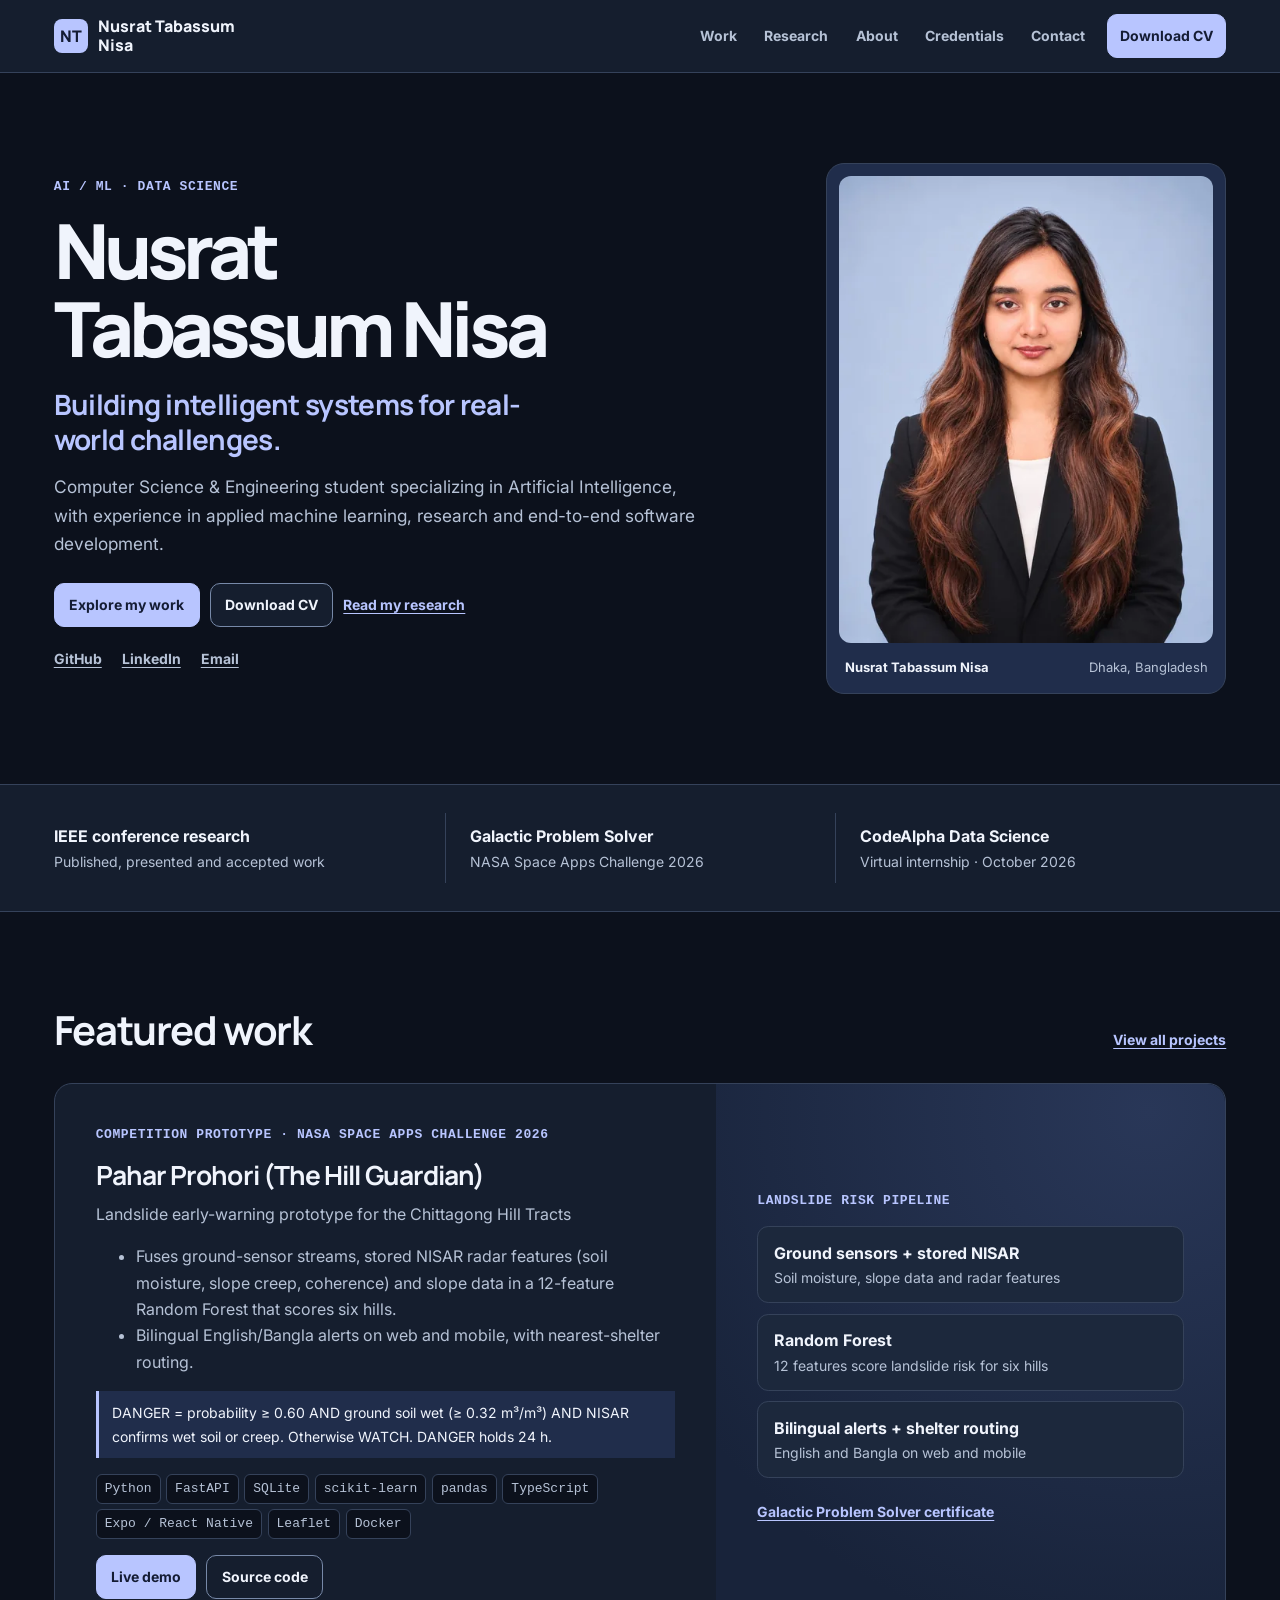
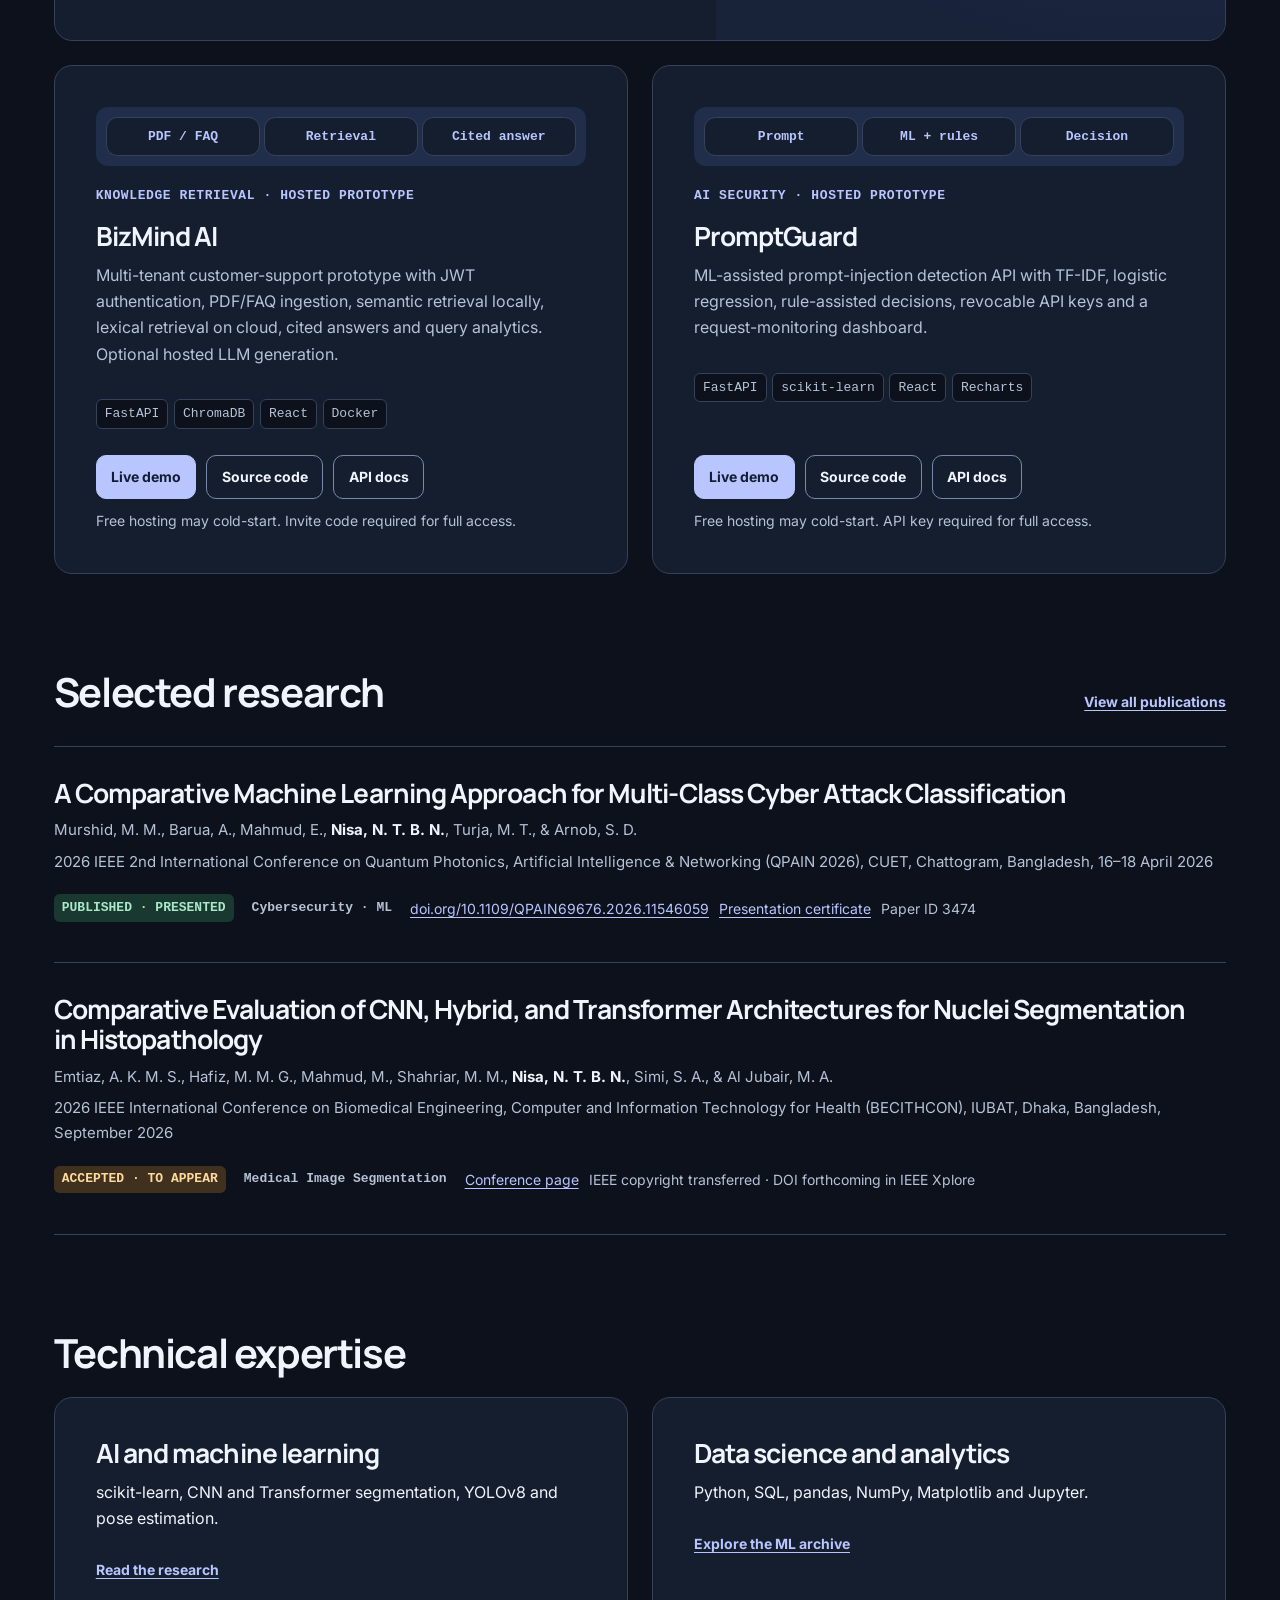
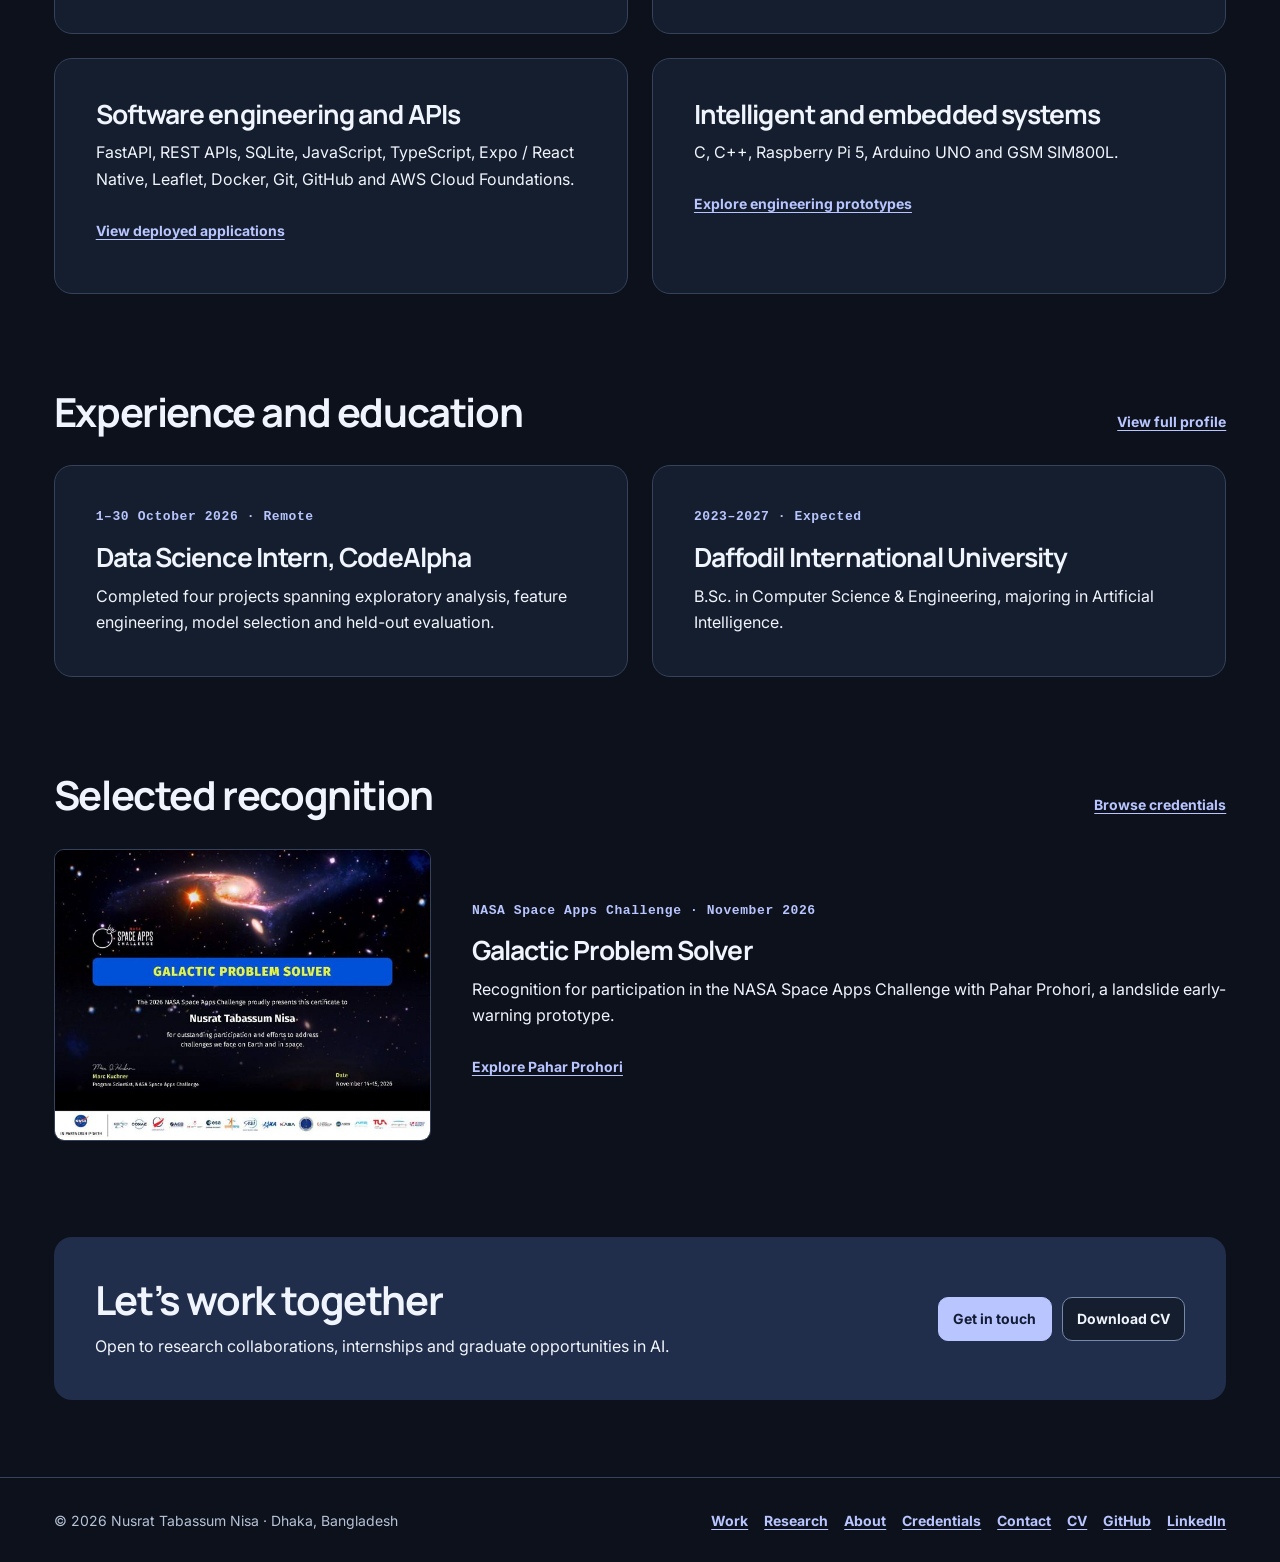
<file: index.html>
<!DOCTYPE html>
<html lang="en">
<head>
<meta charset="utf-8">
<meta name="viewport" content="width=device-width, initial-scale=1">
<title>Nusrat Tabassum Nisa | AI, Machine Learning &amp; Data Science</title>
<meta name="description" content="Portfolio of Nusrat Tabassum Nisa, a Computer Science &amp; Engineering student specializing in AI, applied machine learning and research.">
<meta name="author" content="Nusrat Tabassum Nisa">
<link rel="canonical" href="https://nisa3131.github.io/portfolio/">
<meta property="og:title" content="Nusrat Tabassum Nisa | AI, Machine Learning &amp; Data Science">
<meta property="og:description" content="Portfolio of Nusrat Tabassum Nisa, a Computer Science &amp; Engineering student specializing in AI, applied machine learning and research.">
<meta property="og:type" content="website">
<meta property="og:url" content="https://nisa3131.github.io/portfolio/">
<meta property="og:image" content="https://nisa3131.github.io/portfolio/portfolio_photo_highres.jpg">
<meta property="og:image:alt" content="Portrait of Nusrat Tabassum Nisa">
<link rel="icon" href="favicon.svg" type="image/svg+xml">
<link rel="preconnect" href="https://fonts.googleapis.com">
<link rel="preconnect" href="https://fonts.gstatic.com" crossorigin>
<link href="https://fonts.googleapis.com/css2?family=Inter:wght@400;500;600;700&amp;family=Manrope:wght@500;600;700;800&amp;display=swap" rel="stylesheet">
<meta name="color-scheme" content="dark">
<meta name="theme-color" content="#0c111c">
<link rel="stylesheet" href="style.css?v=dark">
<script src="main.js?v=dark" defer></script>
</head>
<body>
<a class="skip" href="#main">Skip to content</a>
<header class="site-header">
  <div class="wrap header-inner">
    <a class="brand" href="index.html" aria-current="page"><span class="brand-mark" aria-hidden="true">NT</span><span>Nusrat Tabassum Nisa</span></a>
    <nav aria-label="Primary" class="primary-nav">
      <button class="menu-toggle" type="button" aria-expanded="false" aria-controls="menu" hidden>Menu</button>
      <ul class="menu" id="menu"><li><a href="projects.html">Work</a></li><li><a href="publications.html">Research</a></li><li><a href="about.html">About</a></li><li><a href="certificates.html">Credentials</a></li><li><a href="contact.html">Contact</a></li><li><a class="btn btn-solid cv-link" href="Nusrat_Tabassum_Nisa_CV.pdf" download>Download CV</a></li></ul>
    </nav>
  </div>
</header>

<main id="main" tabindex="-1">
  <section class="hero wrap" aria-labelledby="hero-title">
    <div class="hero-copy">
      <p class="eyebrow">AI / ML · Data science</p>
      <h1 id="hero-title">Nusrat Tabassum Nisa</h1>
      <p class="hero-statement">Building intelligent systems for real-world challenges.</p>
      <p class="lead">Computer Science &amp; Engineering student specializing in Artificial Intelligence, with experience in applied machine learning, research and end-to-end software development.</p>
      <div class="actions"><a class="btn btn-solid" href="projects.html">Explore my work</a><a class="btn btn-line" href="Nusrat_Tabassum_Nisa_CV.pdf" download>Download CV</a><a class="text-link" href="publications.html">Read my research</a></div>
      <div class="hero-links"><a href="https://github.com/nisa3131">GitHub</a><a href="https://www.linkedin.com/in/nusrat-tabassum-nisa-0b7811408">LinkedIn</a><a href="mailto:tabassumnusrat1010@gmail.com">Email</a></div>
    </div>
    <figure class="portrait-frame">
      <img src="portrait-800.webp" srcset="portrait-480.webp 480w, portrait-800.webp 800w" sizes="(max-width: 760px) min(90vw, 400px), (max-width: 1200px) 35vw, 400px" width="800" height="1000" fetchpriority="high" alt="Portrait of Nusrat Tabassum Nisa">
      <figcaption><strong>Nusrat Tabassum Nisa</strong><span>Dhaka, Bangladesh</span></figcaption>
    </figure>
  </section>
  <div class="credibility">
    <ul class="wrap"><li><a href="publications.html"><strong>IEEE conference research</strong><span>Published, presented and accepted work</span></a></li>
    <li><a href="certificates.html"><strong>Galactic Problem Solver</strong><span>NASA Space Apps Challenge 2026</span></a></li>
    <li><a href="about.html#experience"><strong>CodeAlpha Data Science</strong><span>Virtual internship · October 2026</span></a></li></ul>
  </div>
  <div class="wrap">
    <section class="section" id="featured">
      <div class="section-head"><h2>Featured work</h2><a class="text-link" href="projects.html">View all projects</a></div>
      <article class="feature" data-cat="competition">
  <div class="body">
    <p class="kicker">COMPETITION PROTOTYPE · NASA SPACE APPS CHALLENGE 2026</p>
    <h3>Pahar Prohori (The Hill Guardian)</h3>
    <p class="sub">Landslide early-warning prototype for the Chittagong Hill Tracts</p>
    <ul>
      <li>Fuses ground-sensor streams, stored NISAR radar features (soil moisture, slope creep, coherence) and slope data in a 12-feature Random Forest that scores six hills.</li>
      <li>Bilingual English/Bangla alerts on web and mobile, with nearest-shelter routing.</li>
    </ul>
    <p class="rule">DANGER = probability ≥ 0.60 AND ground soil wet (≥ 0.32 m³/m³) AND NISAR confirms wet soil or creep. Otherwise WATCH. DANGER holds 24 h.</p>
    <ul class="chips"><li>Python</li><li>FastAPI</li><li>SQLite</li><li>scikit-learn</li><li>pandas</li><li>TypeScript</li><li>Expo / React Native</li><li>Leaflet</li><li>Docker</li></ul>
    <div class="actions"><a class="btn btn-solid" href="https://pahar-prohori-204-136-10-51.sslip.io">Live demo</a><a class="btn btn-line" href="https://github.com/nisa3131/NasaSpaceAppChallenge">Source code</a></div>
  </div>
  <aside class="feature-visual" aria-label="Pahar Prohori system architecture">
    <p class="kicker">LANDSLIDE RISK PIPELINE</p>
    <ol class="process"><li><strong>Ground sensors + stored NISAR</strong><span>Soil moisture, slope data and radar features</span></li>
    <li><strong>Random Forest</strong><span>12 features score landslide risk for six hills</span></li>
    <li><strong>Bilingual alerts + shelter routing</strong><span>English and Bangla on web and mobile</span></li></ol>
    <a class="text-link" href="certs/nasa-space-apps-2026.jpg">Galactic Problem Solver certificate</a>
  </aside>
</article>
      <div class="cards live-projects">
<article class="card" data-cat="software">
<ul class="process compact" aria-label="Project workflow"><li>PDF / FAQ</li><li>Retrieval</li><li>Cited answer</li></ul>
  <p class="kicker">KNOWLEDGE RETRIEVAL · HOSTED PROTOTYPE</p>
  <h3>BizMind AI</h3>
  <p class="sub">Multi-tenant customer-support prototype with JWT authentication, PDF/FAQ ingestion, semantic retrieval locally, lexical retrieval on cloud, cited answers and query analytics. Optional hosted LLM generation.</p>
  <ul class="chips"><li>FastAPI</li><li>ChromaDB</li><li>React</li><li>Docker</li></ul>
  <div class="actions"><a class="btn btn-solid" href="https://bizmind-ai-gc1c.onrender.com" target="_blank" rel="noopener noreferrer">Live demo</a><a class="btn btn-line" href="https://github.com/nisa3131/BizMind-AI" target="_blank" rel="noopener noreferrer">Source code</a><a class="btn btn-line" href="https://bizmind-ai-gc1c.onrender.com/docs" target="_blank" rel="noopener noreferrer">API docs</a></div>
  <small>Free hosting may cold-start. Invite code required for full access.</small>
</article>
<article class="card" data-cat="software">
<ul class="process compact" aria-label="Project workflow"><li>Prompt</li><li>ML + rules</li><li>Decision</li></ul>
  <p class="kicker">AI SECURITY · HOSTED PROTOTYPE</p>
  <h3>PromptGuard</h3>
  <p class="sub">ML-assisted prompt-injection detection API with TF-IDF, logistic regression, rule-assisted decisions, revocable API keys and a request-monitoring dashboard.</p>
  <ul class="chips"><li>FastAPI</li><li>scikit-learn</li><li>React</li><li>Recharts</li></ul>
  <div class="actions"><a class="btn btn-solid" href="https://promptguard-nh99.onrender.com" target="_blank" rel="noopener noreferrer">Live demo</a><a class="btn btn-line" href="https://github.com/nisa3131/PromptGuard" target="_blank" rel="noopener noreferrer">Source code</a><a class="btn btn-line" href="https://promptguard-nh99.onrender.com/docs" target="_blank" rel="noopener noreferrer">API docs</a></div>
  <small>Free hosting may cold-start. API key required for full access.</small>
</article>
</div>
    </section>
    <section class="section">
      <div class="section-head"><h2>Selected research</h2><a class="text-link" href="publications.html">View all publications</a></div>
      <ol class="pubs"><li class="pub">
  <h3>A Comparative Machine Learning Approach for Multi-Class Cyber Attack Classification</h3>
  <p class="authors">Murshid, M. M., Barua, A., Mahmud, E., <b>Nisa, N. T. B. N.</b>, Turja, M. T., &amp; Arnob, S. D.</p>
  <p class="venue">2026 IEEE 2nd International Conference on Quantum Photonics, Artificial Intelligence &amp; Networking (QPAIN 2026), CUET, Chattogram, Bangladesh, 16–18 April 2026</p>
  <div class="row"><span class="pill pub-ok">PUBLISHED · PRESENTED</span><span class="pill topic">Cybersecurity · ML</span><a href="https://doi.org/10.1109/QPAIN69676.2026.11546059">doi.org/10.1109/QPAIN69676.2026.11546059</a><a href="certs/qpain-2026-paper-3474.jpg">Presentation certificate</a><span class="muted">Paper ID 3474</span></div>
</li><li class="pub">
  <h3>Comparative Evaluation of CNN, Hybrid, and Transformer Architectures for Nuclei Segmentation in Histopathology</h3>
  <p class="authors">Emtiaz, A. K. M. S., Hafiz, M. M. G., Mahmud, M., Shahriar, M. M., <b>Nisa, N. T. B. N.</b>, Simi, S. A., &amp; Al Jubair, M. A.</p>
  <p class="venue">2026 IEEE International Conference on Biomedical Engineering, Computer and Information Technology for Health (BECITHCON), IUBAT, Dhaka, Bangladesh, September 2026</p>
  <div class="row"><span class="pill acc">ACCEPTED · TO APPEAR</span><span class="pill topic">Medical Image Segmentation</span><a href="https://iubat.edu/?p=20229">Conference page</a><span class="muted">IEEE copyright transferred · DOI forthcoming in IEEE Xplore</span></div>
</li></ol>
    </section>
    <section class="section">
      <div class="section-head"><h2>Technical expertise</h2></div>
      <div class="skills">
  <article class="panel"><h3>AI and machine learning</h3><p>scikit-learn, CNN and Transformer segmentation, YOLOv8 and pose estimation.</p><a class="text-link" href="publications.html">Read the research</a></article>
  <article class="panel"><h3>Data science and analytics</h3><p>Python, SQL, pandas, NumPy, Matplotlib and Jupyter.</p><a class="text-link" href="projects.html#archive">Explore the ML archive</a></article>
  <article class="panel"><h3>Software engineering and APIs</h3><p>FastAPI, REST APIs, SQLite, JavaScript, TypeScript, Expo / React Native, Leaflet, Docker, Git, GitHub and AWS Cloud Foundations.</p><a class="text-link" href="projects.html#applications">View deployed applications</a></article>
  <article class="panel"><h3>Intelligent and embedded systems</h3><p>C, C++, Raspberry Pi 5, Arduino UNO and GSM SIM800L.</p><a class="text-link" href="projects.html#prototypes">Explore engineering prototypes</a></article>
</div>
    </section>
    <section class="section">
      <div class="section-head"><h2>Experience and education</h2><a class="text-link" href="about.html">View full profile</a></div>
      <div class="cards summary">
        <article class="panel"><p class="kicker">1–30 October 2026 · Remote</p><h3>Data Science Intern, CodeAlpha</h3><p>Completed four projects spanning exploratory analysis, feature engineering, model selection and held-out evaluation.</p></article>
        <article class="panel"><p class="kicker">2023–2027 · Expected</p><h3>Daffodil International University</h3><p>B.Sc. in Computer Science &amp; Engineering, majoring in Artificial Intelligence.</p></article>
      </div>
    </section>
    <section class="section">
      <div class="section-head"><h2>Selected recognition</h2><a class="text-link" href="certificates.html">Browse credentials</a></div>
      <div class="lead-feature">
        <a href="certificates.html"><img src="certs/nasa-space-apps-2026-thumb.jpg" width="640" height="495" loading="lazy" alt="Galactic Problem Solver certificate for Nusrat Tabassum Nisa"></a>
        <div><p class="kicker">NASA Space Apps Challenge · November 2026</p><h3>Galactic Problem Solver</h3><p>Recognition for participation in the NASA Space Apps Challenge with Pahar Prohori, a landslide early-warning prototype.</p><a class="text-link" href="projects.html#pahar-prohori">Explore Pahar Prohori</a></div>
      </div>
    </section>
    <div class="cta">
  <div><h2>Let’s work together</h2><p>Open to research collaborations, internships and graduate opportunities in AI.</p></div>
  <div class="actions"><a class="btn btn-solid" href="contact.html">Get in touch</a><a class="btn btn-line" href="Nusrat_Tabassum_Nisa_CV.pdf" download>Download CV</a></div>
</div>
  </div>
</main>
<footer class="site-footer">
  <div class="wrap">
    <span>© <span id="year">2026</span> Nusrat Tabassum Nisa · Dhaka, Bangladesh</span>
    <nav aria-label="Footer"><a href="projects.html">Work</a><a href="publications.html">Research</a><a href="about.html">About</a><a href="certificates.html">Credentials</a><a href="contact.html">Contact</a><a href="Nusrat_Tabassum_Nisa_CV.pdf" download>CV</a><a href="https://github.com/nisa3131">GitHub</a><a href="https://www.linkedin.com/in/nusrat-tabassum-nisa-0b7811408">LinkedIn</a></nav>
  </div>
</footer>

</body>
</html>
</file>
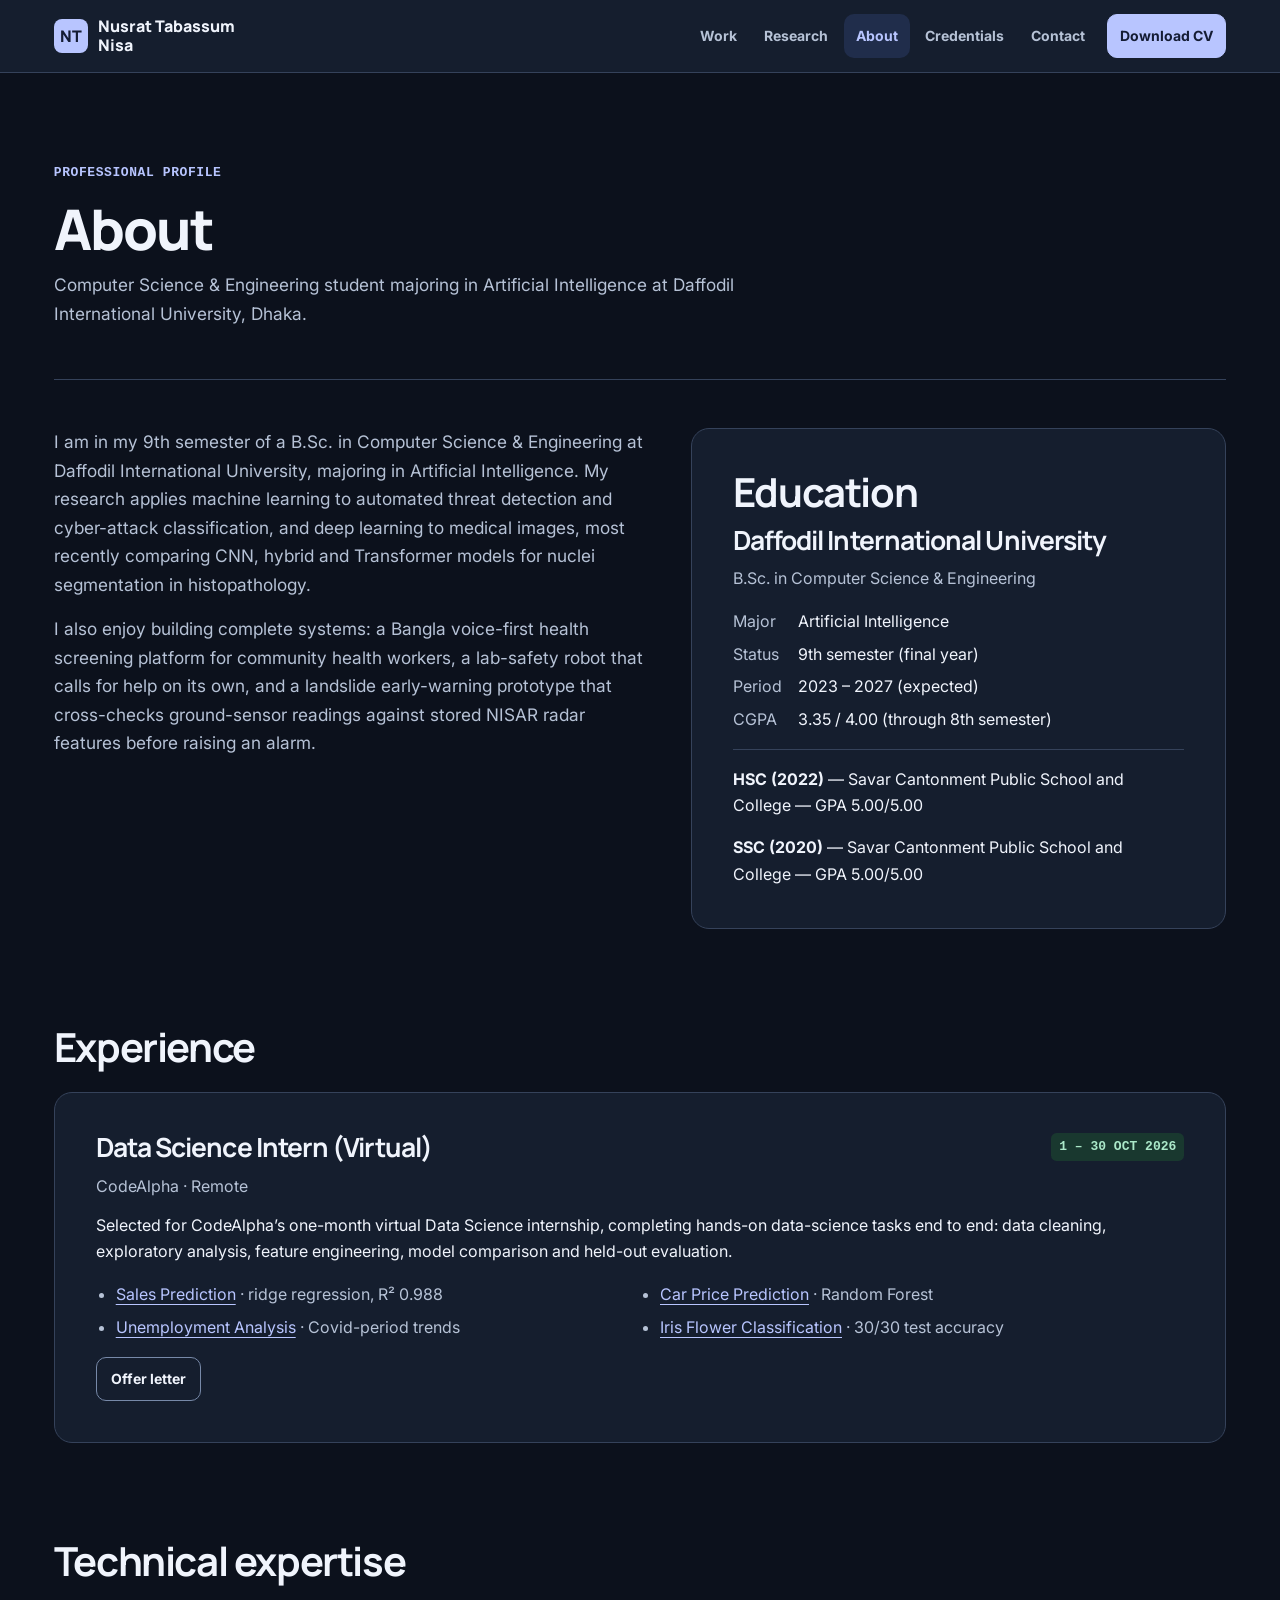
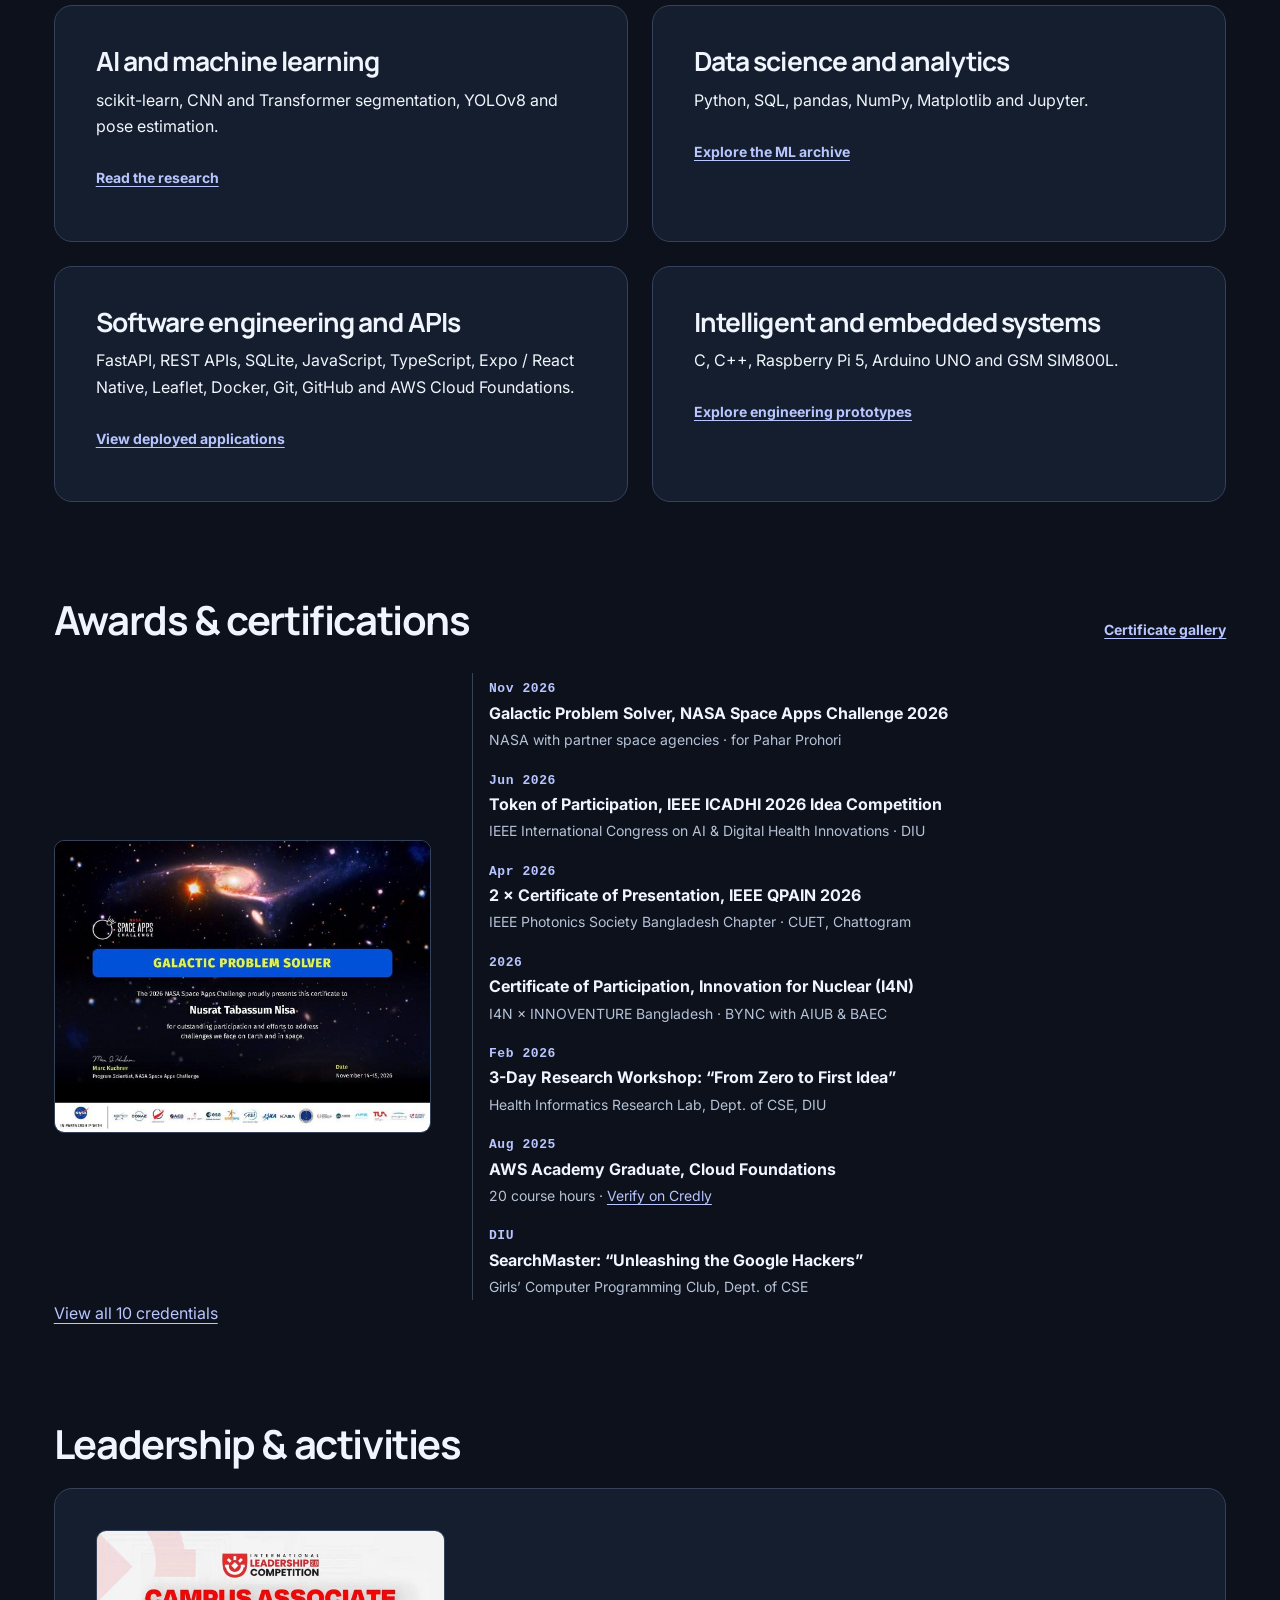
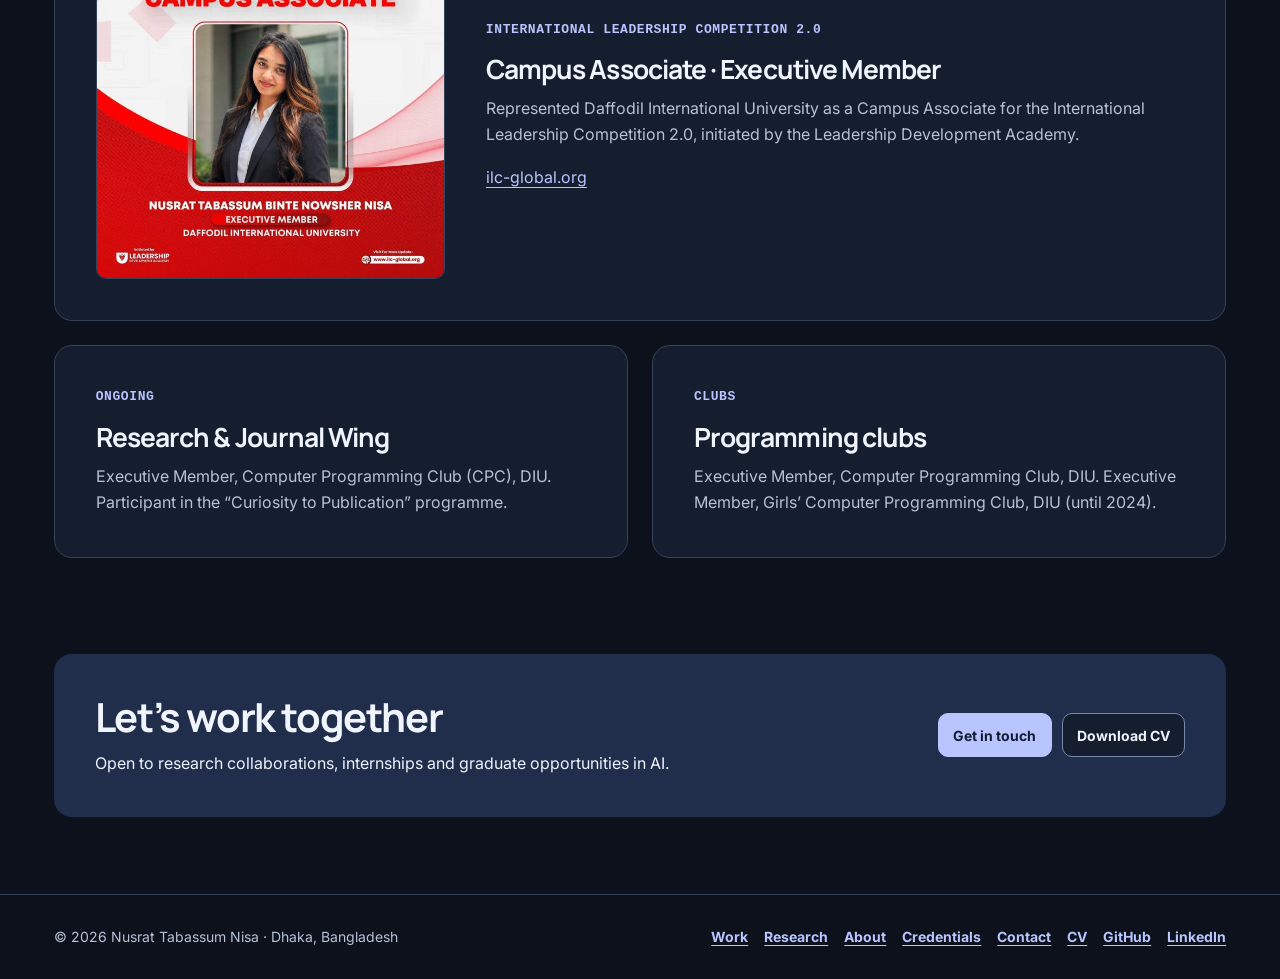
<file: about.html>
<!DOCTYPE html>
<html lang="en">
<head>
<meta charset="utf-8">
<meta name="viewport" content="width=device-width, initial-scale=1">
<title>About | Nusrat Tabassum Nisa</title>
<meta name="description" content="Education, research interests, technical expertise and internship experience of Nusrat Tabassum Nisa.">
<meta name="author" content="Nusrat Tabassum Nisa">
<link rel="canonical" href="https://nisa3131.github.io/portfolio/about.html">
<meta property="og:title" content="About | Nusrat Tabassum Nisa">
<meta property="og:description" content="Education, research interests, technical expertise and internship experience of Nusrat Tabassum Nisa.">
<meta property="og:type" content="website">
<meta property="og:url" content="https://nisa3131.github.io/portfolio/about.html">
<meta property="og:image" content="https://nisa3131.github.io/portfolio/portfolio_photo_highres.jpg">
<meta property="og:image:alt" content="Portrait of Nusrat Tabassum Nisa">
<link rel="icon" href="favicon.svg" type="image/svg+xml">
<link rel="preconnect" href="https://fonts.googleapis.com">
<link rel="preconnect" href="https://fonts.gstatic.com" crossorigin>
<link href="https://fonts.googleapis.com/css2?family=Inter:wght@400;500;600;700&amp;family=Manrope:wght@500;600;700;800&amp;display=swap" rel="stylesheet">
<meta name="color-scheme" content="dark">
<meta name="theme-color" content="#0c111c">
<link rel="stylesheet" href="style.css?v=dark">
<script src="main.js?v=dark" defer></script>
</head>
<body>
<a class="skip" href="#main">Skip to content</a>
<header class="site-header">
  <div class="wrap header-inner">
    <a class="brand" href="index.html"><span class="brand-mark" aria-hidden="true">NT</span><span>Nusrat Tabassum Nisa</span></a>
    <nav aria-label="Primary" class="primary-nav">
      <button class="menu-toggle" type="button" aria-expanded="false" aria-controls="menu" hidden>Menu</button>
      <ul class="menu" id="menu"><li><a href="projects.html">Work</a></li><li><a href="publications.html">Research</a></li><li><a href="about.html" aria-current="page">About</a></li><li><a href="certificates.html">Credentials</a></li><li><a href="contact.html">Contact</a></li><li><a class="btn btn-solid cv-link" href="Nusrat_Tabassum_Nisa_CV.pdf" download>Download CV</a></li></ul>
    </nav>
  </div>
</header>
<main id="main" class="wrap page-main" tabindex="-1">
  <header class="page-hero">
    <p class="eyebrow">Professional profile</p><h1>About</h1><p class="lead">Computer Science &amp; Engineering student majoring in Artificial Intelligence at Daffodil International University, Dhaka.</p>
  </header>
  <section class="section">
    <div class="about-grid">
      <div>
        <p class="lead">I am in my 9th semester of a B.Sc. in Computer Science &amp; Engineering at Daffodil International University, majoring in Artificial Intelligence. My research applies machine learning to automated threat detection and cyber-attack classification, and deep learning to medical images, most recently comparing CNN, hybrid and Transformer models for nuclei segmentation in histopathology.</p>
        <p class="lead">I also enjoy building complete systems: a Bangla voice-first health screening platform for community health workers, a lab-safety robot that calls for help on its own, and a landslide early-warning prototype that cross-checks ground-sensor readings against stored NISAR radar features before raising an alarm.</p>
      </div>
      <div class="panel">
        <h2>Education</h2>
        <h3>Daffodil International University</h3>
        <p class="muted">B.Sc. in Computer Science &amp; Engineering</p>
        <dl class="edu-meta">
          <dt>Major</dt><dd>Artificial Intelligence</dd>
          <dt>Status</dt><dd>9th semester (final year)</dd>
          <dt>Period</dt><dd>2023 – 2027 (expected)</dd>
          <dt>CGPA</dt><dd>3.35 / 4.00 (through 8th semester)</dd>
        </dl>
        <div class="prior-education">
          <p><strong>HSC (2022)</strong> — Savar Cantonment Public School and College — GPA 5.00/5.00</p>
          <p><strong>SSC (2020)</strong> — Savar Cantonment Public School and College — GPA 5.00/5.00</p>
        </div>
      </div>
    </div>
  </section>

  <section class="section" id="experience">
    <div class="section-head"><div><h2>Experience</h2></div></div>
    <article class="exp">

  <div class="exp-body">
    <div class="exp-top"><div><h3>Data Science Intern (Virtual)</h3><p class="sub">CodeAlpha · Remote</p></div><span class="pill pub-ok">1 – 30 OCT 2026</span></div>
    <p>Selected for CodeAlpha’s one-month virtual Data Science internship, completing hands-on data-science tasks end to end: data cleaning, exploratory analysis, feature engineering, model comparison and held-out evaluation.</p>
    <ul class="exp-tasks">
      <li><a href="https://github.com/nisa3131/_SalesPrediction">Sales Prediction</a> · ridge regression, R² 0.988</li>
      <li><a href="https://github.com/nisa3131/_CarPricePrediction">Car Price Prediction</a> · Random Forest</li>
      <li><a href="https://github.com/nisa3131/_UnemploymentAnalysis">Unemployment Analysis</a> · Covid-period trends</li>
      <li><a href="https://github.com/nisa3131/_IrisFlowerClassification">Iris Flower Classification</a> · 30/30 test accuracy</li>
    </ul>
    <div class="actions"><a class="btn btn-line" href="certs/codealpha-internship-offer.jpg">Offer letter</a></div>
  </div>
</article>
  </section>

  <section class="section">
    <div class="section-head"><div><h2>Technical expertise</h2></div></div>
    <div class="skills">
  <article class="panel"><h3>AI and machine learning</h3><p>scikit-learn, CNN and Transformer segmentation, YOLOv8 and pose estimation.</p><a class="text-link" href="publications.html">Read the research</a></article>
  <article class="panel"><h3>Data science and analytics</h3><p>Python, SQL, pandas, NumPy, Matplotlib and Jupyter.</p><a class="text-link" href="projects.html#archive">Explore the ML archive</a></article>
  <article class="panel"><h3>Software engineering and APIs</h3><p>FastAPI, REST APIs, SQLite, JavaScript, TypeScript, Expo / React Native, Leaflet, Docker, Git, GitHub and AWS Cloud Foundations.</p><a class="text-link" href="projects.html#applications">View deployed applications</a></article>
  <article class="panel"><h3>Intelligent and embedded systems</h3><p>C, C++, Raspberry Pi 5, Arduino UNO and GSM SIM800L.</p><a class="text-link" href="projects.html#prototypes">Explore engineering prototypes</a></article>
</div>
  </section>

  <section class="section">
    <div class="section-head"><div><h2>Awards &amp; certifications</h2></div><a href="certificates.html">Certificate gallery</a></div>
    <div class="cert">
      <a href="certificates.html"><img loading="lazy" width="640" height="495" src="certs/nasa-space-apps-2026-thumb.jpg" alt="NASA Space Apps Challenge 2026 Galactic Problem Solver certificate"></a>
      <ol class="timeline">
        <li class="star"><span class="d">Nov 2026</span><span class="t">Galactic Problem Solver, NASA Space Apps Challenge 2026</span><span class="m">NASA with partner space agencies · for Pahar Prohori</span></li>
        <li><span class="d">Jun 2026</span><span class="t">Token of Participation, IEEE ICADHI 2026 Idea Competition</span><span class="m">IEEE International Congress on AI &amp; Digital Health Innovations · DIU</span></li>
        <li><span class="d">Apr 2026</span><span class="t">2 × Certificate of Presentation, IEEE QPAIN 2026</span><span class="m">IEEE Photonics Society Bangladesh Chapter · CUET, Chattogram</span></li>
        <li><span class="d">2026</span><span class="t">Certificate of Participation, Innovation for Nuclear (I4N)</span><span class="m">I4N × INNOVENTURE Bangladesh · BYNC with AIUB &amp; BAEC</span></li>
        <li><span class="d">Feb 2026</span><span class="t">3-Day Research Workshop: “From Zero to First Idea”</span><span class="m">Health Informatics Research Lab, Dept. of CSE, DIU</span></li>
        <li><span class="d">Aug 2025</span><span class="t">AWS Academy Graduate, Cloud Foundations</span><span class="m">20 course hours · <a href="https://www.credly.com/go/6qqRo5ku">Verify on Credly</a></span></li>
        <li><span class="d">DIU</span><span class="t">SearchMaster: “Unleashing the Google Hackers”</span><span class="m">Girls’ Computer Programming Club, Dept. of CSE</span></li>
      </ol>
    </div>
    <p><a href="certificates.html">View all 10 credentials</a></p>
  </section>

  <section class="section">
    <div class="section-head"><div><h2>Leadership &amp; activities</h2></div></div>
    <div class="panel lead-feature">
      <a href="certs/ilc-campus-associate.jpg"><img loading="lazy" width="640" height="640" src="certs/ilc-campus-associate-thumb.jpg" alt="International Leadership Competition 2.0 Campus Associate announcement for Nusrat Tabassum Nisa"></a>
      <div><p class="kicker">INTERNATIONAL LEADERSHIP COMPETITION 2.0</p><h3>Campus Associate · Executive Member</h3><p class="muted">Represented Daffodil International University as a Campus Associate for the International Leadership Competition 2.0, initiated by the Leadership Development Academy.</p><a href="https://www.ilc-global.org">ilc-global.org</a></div>
    </div>
    <div class="cards">
      <div class="panel"><p class="kicker">ONGOING</p><h3>Research &amp; Journal Wing</h3><p class="muted">Executive Member, Computer Programming Club (CPC), DIU. Participant in the “Curiosity to Publication” programme.</p></div>
      <div class="panel"><p class="kicker">CLUBS</p><h3>Programming clubs</h3><p class="muted">Executive Member, Computer Programming Club, DIU. Executive Member, Girls’ Computer Programming Club, DIU (until 2024).</p></div>
    </div>
  </section>
  <div class="cta">
  <div><h2>Let’s work together</h2><p>Open to research collaborations, internships and graduate opportunities in AI.</p></div>
  <div class="actions"><a class="btn btn-solid" href="contact.html">Get in touch</a><a class="btn btn-line" href="Nusrat_Tabassum_Nisa_CV.pdf" download>Download CV</a></div>
</div>
</main>
<footer class="site-footer">
  <div class="wrap">
    <span>© <span id="year">2026</span> Nusrat Tabassum Nisa · Dhaka, Bangladesh</span>
    <nav aria-label="Footer"><a href="projects.html">Work</a><a href="publications.html">Research</a><a href="about.html">About</a><a href="certificates.html">Credentials</a><a href="contact.html">Contact</a><a href="Nusrat_Tabassum_Nisa_CV.pdf" download>CV</a><a href="https://github.com/nisa3131">GitHub</a><a href="https://www.linkedin.com/in/nusrat-tabassum-nisa-0b7811408">LinkedIn</a></nav>
  </div>
</footer>

</body>
</html>
</file>
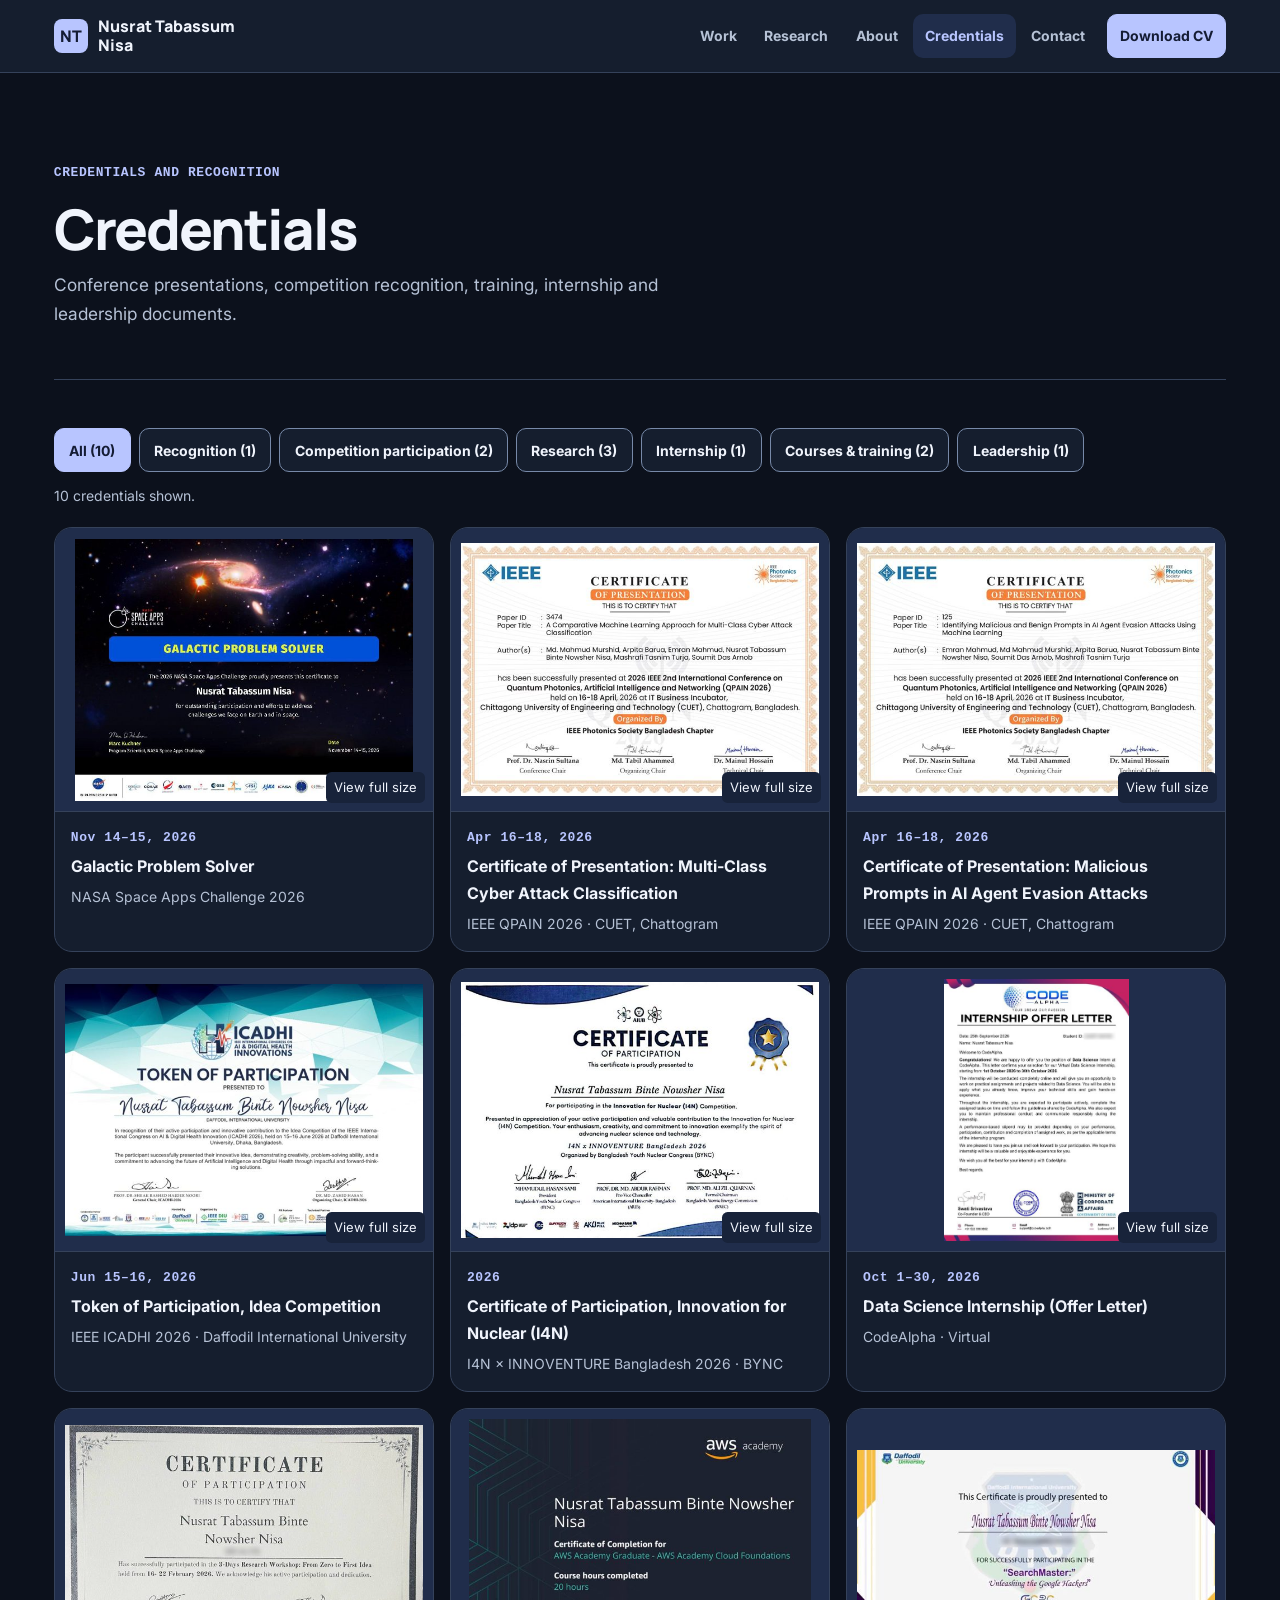
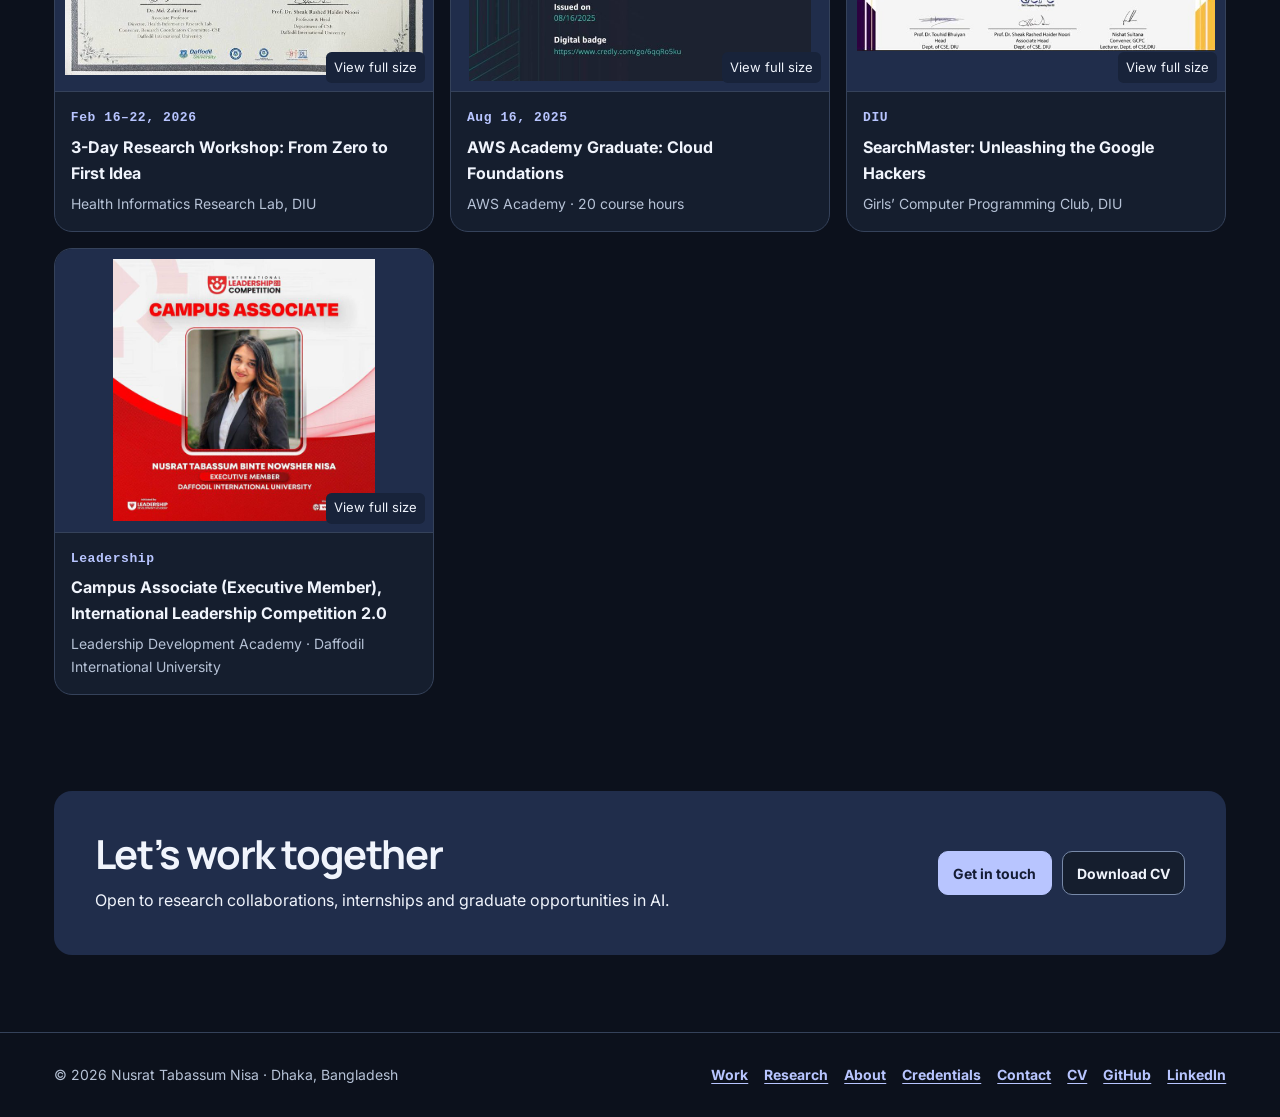
<file: certificates.html>
<!DOCTYPE html>
<html lang="en">
<head>
<meta charset="utf-8">
<meta name="viewport" content="width=device-width, initial-scale=1">
<title>Credentials | Nusrat Tabassum Nisa</title>
<meta name="description" content="Browse conference presentations, competition recognition, internship, training and leadership credentials.">
<meta name="author" content="Nusrat Tabassum Nisa">
<link rel="canonical" href="https://nisa3131.github.io/portfolio/certificates.html">
<meta property="og:title" content="Credentials | Nusrat Tabassum Nisa">
<meta property="og:description" content="Browse conference presentations, competition recognition, internship, training and leadership credentials.">
<meta property="og:type" content="website">
<meta property="og:url" content="https://nisa3131.github.io/portfolio/certificates.html">
<meta property="og:image" content="https://nisa3131.github.io/portfolio/portfolio_photo_highres.jpg">
<meta property="og:image:alt" content="Portrait of Nusrat Tabassum Nisa">
<link rel="icon" href="favicon.svg" type="image/svg+xml">
<link rel="preconnect" href="https://fonts.googleapis.com">
<link rel="preconnect" href="https://fonts.gstatic.com" crossorigin>
<link href="https://fonts.googleapis.com/css2?family=Inter:wght@400;500;600;700&amp;family=Manrope:wght@500;600;700;800&amp;display=swap" rel="stylesheet">
<meta name="color-scheme" content="dark">
<meta name="theme-color" content="#0c111c">
<link rel="stylesheet" href="style.css?v=dark">
<script src="main.js?v=dark" defer></script>
</head>
<body>
<a class="skip" href="#main">Skip to content</a>
<header class="site-header">
  <div class="wrap header-inner">
    <a class="brand" href="index.html"><span class="brand-mark" aria-hidden="true">NT</span><span>Nusrat Tabassum Nisa</span></a>
    <nav aria-label="Primary" class="primary-nav">
      <button class="menu-toggle" type="button" aria-expanded="false" aria-controls="menu" hidden>Menu</button>
      <ul class="menu" id="menu"><li><a href="projects.html">Work</a></li><li><a href="publications.html">Research</a></li><li><a href="about.html">About</a></li><li><a href="certificates.html" aria-current="page">Credentials</a></li><li><a href="contact.html">Contact</a></li><li><a class="btn btn-solid cv-link" href="Nusrat_Tabassum_Nisa_CV.pdf" download>Download CV</a></li></ul>
    </nav>
  </div>
</header>
<main id="main" class="wrap page-main" tabindex="-1">
  <header class="page-hero">
    <p class="eyebrow">Credentials and recognition</p><h1>Credentials</h1><p class="lead">Conference presentations, competition recognition, training, internship and leadership documents.</p>
  </header>
  <section class="section">
    <div class="filters" role="group" aria-label="Filter by category" hidden>
      <button type="button" data-filter="all" aria-pressed="true">All (10)</button>
      <button type="button" data-filter="award" aria-pressed="false">Recognition (1)</button>
      <button type="button" data-filter="participation" aria-pressed="false">Competition participation (2)</button>
      <button type="button" data-filter="research" aria-pressed="false">Research (3)</button>
      <button type="button" data-filter="experience" aria-pressed="false">Internship (1)</button>
      <button type="button" data-filter="course" aria-pressed="false">Courses &amp; training (2)</button>
      <button type="button" data-filter="leadership" aria-pressed="false">Leadership (1)</button>
    </div>
    <p class="filter-status" role="status" hidden></p>
    <div class="cert-grid" data-group><figure class="cert-card" data-cat="award">
  <a class="cert-thumb" href="certs/nasa-space-apps-2026.jpg" data-title="Galactic Problem Solver"><img width="640" height="495" src="certs/nasa-space-apps-2026-thumb.jpg" alt="Galactic Problem Solver certificate" loading="lazy"><span class="zoom">View full size</span></a>
  <figcaption><span class="cert-date">Nov 14–15, 2026</span><b>Galactic Problem Solver</b><span>NASA Space Apps Challenge 2026</span></figcaption>
</figure><figure class="cert-card" data-cat="research">
  <a class="cert-thumb" href="certs/qpain-2026-paper-3474.jpg" data-title="Certificate of Presentation: Multi-Class Cyber Attack Classification"><img width="640" height="453" src="certs/qpain-2026-paper-3474-thumb.jpg" alt="Certificate of Presentation: Multi-Class Cyber Attack Classification certificate" loading="lazy"><span class="zoom">View full size</span></a>
  <figcaption><span class="cert-date">Apr 16–18, 2026</span><b>Certificate of Presentation: Multi-Class Cyber Attack Classification</b><span>IEEE QPAIN 2026 · CUET, Chattogram</span></figcaption>
</figure><figure class="cert-card" data-cat="research">
  <a class="cert-thumb" href="certs/qpain-2026-paper-125.jpg" data-title="Certificate of Presentation: Malicious Prompts in AI Agent Evasion Attacks"><img width="640" height="453" src="certs/qpain-2026-paper-125-thumb.jpg" alt="Certificate of Presentation: Malicious Prompts in AI Agent Evasion Attacks certificate" loading="lazy"><span class="zoom">View full size</span></a>
  <figcaption><span class="cert-date">Apr 16–18, 2026</span><b>Certificate of Presentation: Malicious Prompts in AI Agent Evasion Attacks</b><span>IEEE QPAIN 2026 · CUET, Chattogram</span></figcaption>
</figure><figure class="cert-card" data-cat="participation">
  <a class="cert-thumb" href="certs/icadhi-2026.jpg" data-title="Token of Participation, Idea Competition"><img width="640" height="450" src="certs/icadhi-2026-thumb.jpg" alt="Token of Participation, Idea Competition certificate" loading="lazy"><span class="zoom">View full size</span></a>
  <figcaption><span class="cert-date">Jun 15–16, 2026</span><b>Token of Participation, Idea Competition</b><span>IEEE ICADHI 2026 · Daffodil International University</span></figcaption>
</figure><figure class="cert-card" data-cat="participation">
  <a class="cert-thumb" href="certs/i4n-2026.jpg" data-title="Certificate of Participation, Innovation for Nuclear (I4N)"><img width="640" height="460" src="certs/i4n-2026-thumb.jpg" alt="Certificate of Participation, Innovation for Nuclear (I4N) certificate" loading="lazy"><span class="zoom">View full size</span></a>
  <figcaption><span class="cert-date">2026</span><b>Certificate of Participation, Innovation for Nuclear (I4N)</b><span>I4N × INNOVENTURE Bangladesh 2026 · BYNC</span></figcaption>
</figure><figure class="cert-card" data-cat="experience">
  <a class="cert-thumb" href="certs/codealpha-internship-offer.jpg" data-title="Data Science Internship (Offer Letter)"><img width="453" height="640" src="certs/codealpha-internship-offer-thumb.jpg" alt="Data Science Internship (Offer Letter) certificate" loading="lazy"><span class="zoom">View full size</span></a>
  <figcaption><span class="cert-date">Oct 1–30, 2026</span><b>Data Science Internship (Offer Letter)</b><span>CodeAlpha · Virtual</span></figcaption>
</figure><figure class="cert-card" data-cat="research">
  <a class="cert-thumb" href="certs/research-workshop-2026.jpg" data-title="3-Day Research Workshop: From Zero to First Idea"><img width="640" height="448" src="certs/research-workshop-2026-thumb.jpg" alt="3-Day Research Workshop: From Zero to First Idea certificate" loading="lazy"><span class="zoom">View full size</span></a>
  <figcaption><span class="cert-date">Feb 16–22, 2026</span><b>3-Day Research Workshop: From Zero to First Idea</b><span>Health Informatics Research Lab, DIU</span></figcaption>
</figure><figure class="cert-card" data-cat="course">
  <a class="cert-thumb" href="certs/aws-cloud-foundations.jpg" data-title="AWS Academy Graduate: Cloud Foundations"><img width="640" height="491" src="certs/aws-cloud-foundations-thumb.jpg" alt="AWS Academy Graduate: Cloud Foundations certificate" loading="lazy"><span class="zoom">View full size</span></a>
  <figcaption><span class="cert-date">Aug 16, 2025</span><b>AWS Academy Graduate: Cloud Foundations</b><span>AWS Academy · 20 course hours</span></figcaption>
</figure><figure class="cert-card" data-cat="course">
  <a class="cert-thumb" href="certs/gcpc-searchmaster.jpg" data-title="SearchMaster: Unleashing the Google Hackers"><img width="640" height="360" src="certs/gcpc-searchmaster-thumb.jpg" alt="SearchMaster: Unleashing the Google Hackers certificate" loading="lazy"><span class="zoom">View full size</span></a>
  <figcaption><span class="cert-date">DIU</span><b>SearchMaster: Unleashing the Google Hackers</b><span>Girls’ Computer Programming Club, DIU</span></figcaption>
</figure><figure class="cert-card" data-cat="leadership">
  <a class="cert-thumb" href="certs/ilc-campus-associate.jpg" data-title="Campus Associate (Executive Member), International Leadership Competition 2.0"><img width="640" height="640" src="certs/ilc-campus-associate-thumb.jpg" alt="Campus Associate (Executive Member), International Leadership Competition 2.0 certificate" loading="lazy"><span class="zoom">View full size</span></a>
  <figcaption><span class="cert-date">Leadership</span><b>Campus Associate (Executive Member), International Leadership Competition 2.0</b><span>Leadership Development Academy · Daffodil International University</span></figcaption>
</figure></div>
  </section>
  <div class="cta">
  <div><h2>Let’s work together</h2><p>Open to research collaborations, internships and graduate opportunities in AI.</p></div>
  <div class="actions"><a class="btn btn-solid" href="contact.html">Get in touch</a><a class="btn btn-line" href="Nusrat_Tabassum_Nisa_CV.pdf" download>Download CV</a></div>
</div>
</main>
<dialog class="lightbox" id="lightbox" aria-labelledby="lb-title">
  <div class="lb-inner"><div class="lb-head"><b id="lb-title"></b><button type="button" class="lb-close" id="lb-close">Close ✕</button></div><img id="lb-img" src="certs/nasa-space-apps-2026-thumb.jpg" alt="" width="640" height="495"><a id="lb-original" class="text-link" href="certs/nasa-space-apps-2026.jpg" target="_blank" rel="noopener">Open original image</a></div>
</dialog>
<footer class="site-footer">
  <div class="wrap">
    <span>© <span id="year">2026</span> Nusrat Tabassum Nisa · Dhaka, Bangladesh</span>
    <nav aria-label="Footer"><a href="projects.html">Work</a><a href="publications.html">Research</a><a href="about.html">About</a><a href="certificates.html">Credentials</a><a href="contact.html">Contact</a><a href="Nusrat_Tabassum_Nisa_CV.pdf" download>CV</a><a href="https://github.com/nisa3131">GitHub</a><a href="https://www.linkedin.com/in/nusrat-tabassum-nisa-0b7811408">LinkedIn</a></nav>
  </div>
</footer>

</body>
</html>
</file>
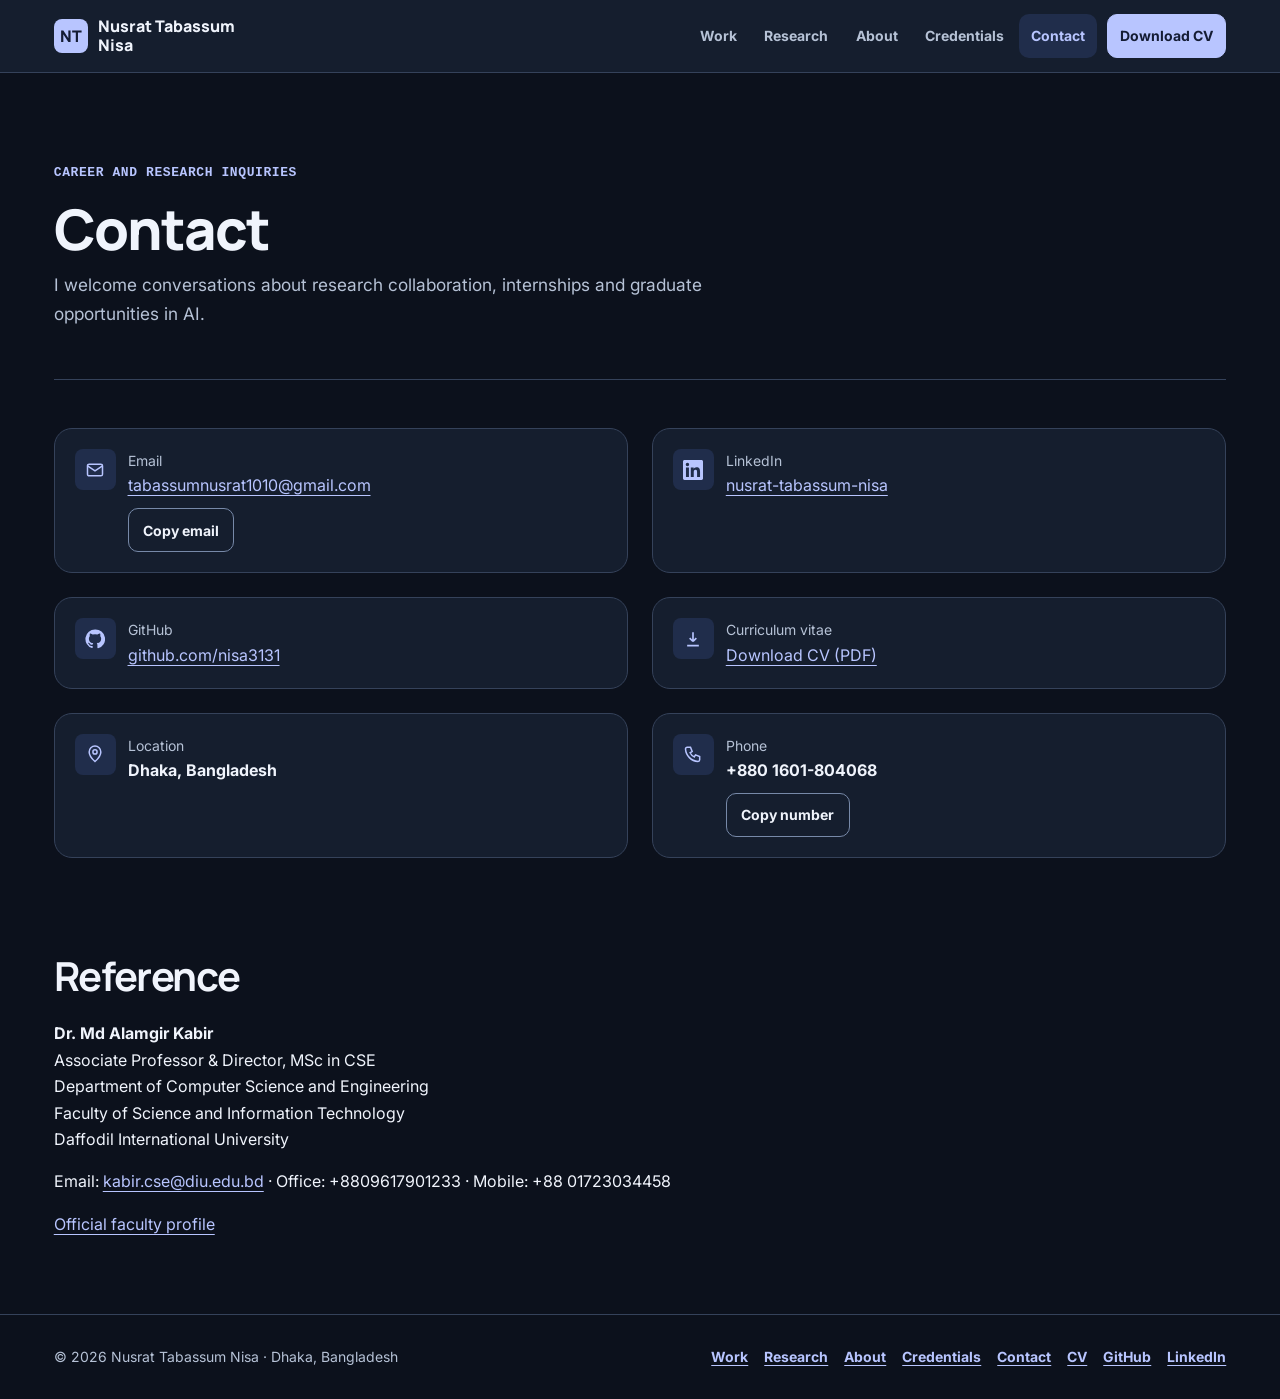
<file: contact.html>
<!DOCTYPE html>
<html lang="en">
<head>
<meta charset="utf-8">
<meta name="viewport" content="width=device-width, initial-scale=1">
<title>Contact | Nusrat Tabassum Nisa</title>
<meta name="description" content="Contact Nusrat Tabassum Nisa for research collaborations, internships and graduate opportunities in AI.">
<meta name="author" content="Nusrat Tabassum Nisa">
<link rel="canonical" href="https://nisa3131.github.io/portfolio/contact.html">
<meta property="og:title" content="Contact | Nusrat Tabassum Nisa">
<meta property="og:description" content="Contact Nusrat Tabassum Nisa for research collaborations, internships and graduate opportunities in AI.">
<meta property="og:type" content="website">
<meta property="og:url" content="https://nisa3131.github.io/portfolio/contact.html">
<meta property="og:image" content="https://nisa3131.github.io/portfolio/portfolio_photo_highres.jpg">
<meta property="og:image:alt" content="Portrait of Nusrat Tabassum Nisa">
<link rel="icon" href="favicon.svg" type="image/svg+xml">
<link rel="preconnect" href="https://fonts.googleapis.com">
<link rel="preconnect" href="https://fonts.gstatic.com" crossorigin>
<link href="https://fonts.googleapis.com/css2?family=Inter:wght@400;500;600;700&amp;family=Manrope:wght@500;600;700;800&amp;display=swap" rel="stylesheet">
<meta name="color-scheme" content="dark">
<meta name="theme-color" content="#0c111c">
<link rel="stylesheet" href="style.css?v=dark">
<script src="main.js?v=dark" defer></script>
</head>
<body>
<a class="skip" href="#main">Skip to content</a>
<header class="site-header">
  <div class="wrap header-inner">
    <a class="brand" href="index.html"><span class="brand-mark" aria-hidden="true">NT</span><span>Nusrat Tabassum Nisa</span></a>
    <nav aria-label="Primary" class="primary-nav">
      <button class="menu-toggle" type="button" aria-expanded="false" aria-controls="menu" hidden>Menu</button>
      <ul class="menu" id="menu"><li><a href="projects.html">Work</a></li><li><a href="publications.html">Research</a></li><li><a href="about.html">About</a></li><li><a href="certificates.html">Credentials</a></li><li><a href="contact.html" aria-current="page">Contact</a></li><li><a class="btn btn-solid cv-link" href="Nusrat_Tabassum_Nisa_CV.pdf" download>Download CV</a></li></ul>
    </nav>
  </div>
</header>
<main id="main" class="wrap page-main" tabindex="-1">
  <header class="page-hero">
    <p class="eyebrow">Career and research inquiries</p><h1>Contact</h1><p class="lead">I welcome conversations about research collaboration, internships and graduate opportunities in AI.</p>
  </header>
  <section class="section">
    <div class="contact-grid">
      <div class="contact-item"><div class="ico" aria-hidden="true"><svg viewBox="0 0 24 24" fill="none" stroke="currentColor" stroke-width="1.8" aria-hidden="true"><rect x="3" y="5" width="18" height="14" rx="2"/><path d="m3 7 9 6 9-6"/></svg></div><div><span>Email</span><a href="mailto:tabassumnusrat1010@gmail.com">tabassumnusrat1010@gmail.com</a><br><button class="copy-btn" type="button" hidden data-copy="tabassumnusrat1010@gmail.com">Copy email</button></div></div>
      <div class="contact-item"><div class="ico" aria-hidden="true"><svg viewBox="0 0 24 24" fill="currentColor" aria-hidden="true"><path d="M20.45 20.45h-3.56v-5.57c0-1.33-.02-3.04-1.85-3.04-1.86 0-2.14 1.45-2.14 2.94v5.67H9.35V9h3.41v1.56h.05c.48-.9 1.64-1.85 3.37-1.85 3.6 0 4.27 2.37 4.27 5.46v6.28ZM5.34 7.43a2.06 2.06 0 1 1 0-4.13 2.06 2.06 0 0 1 0 4.13ZM7.12 20.45H3.56V9h3.56v11.45ZM22.22 0H1.77C.79 0 0 .77 0 1.73v20.54C0 23.23.79 24 1.77 24h20.45c.98 0 1.78-.77 1.78-1.73V1.73C24 .77 23.2 0 22.22 0Z"/></svg></div><div><span>LinkedIn</span><a href="https://www.linkedin.com/in/nusrat-tabassum-nisa-0b7811408">nusrat-tabassum-nisa</a></div></div>
      <div class="contact-item"><div class="ico" aria-hidden="true"><svg viewBox="0 0 24 24" fill="currentColor" aria-hidden="true"><path d="M12 .5a11.5 11.5 0 0 0-3.64 22.41c.58.1.79-.25.79-.56v-2c-3.2.7-3.88-1.37-3.88-1.37-.52-1.33-1.28-1.69-1.28-1.69-1.04-.71.08-.7.08-.7 1.16.08 1.77 1.19 1.77 1.19 1.03 1.76 2.7 1.25 3.36.96.1-.75.4-1.25.73-1.54-2.56-.29-5.25-1.28-5.25-5.68 0-1.26.45-2.28 1.19-3.09-.12-.29-.52-1.46.11-3.05 0 0 .97-.31 3.17 1.18a11 11 0 0 1 5.77 0c2.2-1.49 3.17-1.18 3.17-1.18.63 1.59.23 2.76.11 3.05.74.81 1.19 1.83 1.19 3.09 0 4.41-2.7 5.38-5.27 5.67.41.36.78 1.06.78 2.14v3.17c0 .31.21.67.8.56A11.5 11.5 0 0 0 12 .5Z"/></svg></div><div><span>GitHub</span><a href="https://github.com/nisa3131">github.com/nisa3131</a></div></div>
      <div class="contact-item"><div class="ico" aria-hidden="true"><svg viewBox="0 0 24 24" fill="none" stroke="currentColor" stroke-width="2" aria-hidden="true"><path d="M12 4v11m0 0-4-4m4 4 4-4M5 20h14"/></svg></div><div><span>Curriculum vitae</span><a href="Nusrat_Tabassum_Nisa_CV.pdf" download>Download CV (PDF)</a></div></div>
      <div class="contact-item"><div class="ico" aria-hidden="true"><svg viewBox="0 0 24 24" fill="none" stroke="currentColor" stroke-width="1.8" aria-hidden="true"><path d="M12 21s-7-6.2-7-11.5a7 7 0 0 1 14 0C19 14.8 12 21 12 21Z"/><circle cx="12" cy="9.5" r="2.5"/></svg></div><div><span>Location</span><strong>Dhaka, Bangladesh</strong></div></div>
      <div class="contact-item"><div class="ico" aria-hidden="true"><svg viewBox="0 0 24 24" fill="none" stroke="currentColor" stroke-width="1.8" aria-hidden="true"><path d="M5 4h4l2 5-2.5 1.5a11 11 0 0 0 5 5L15 13l5 2v4a2 2 0 0 1-2 2A16 16 0 0 1 3 6a2 2 0 0 1 2-2"/></svg></div><div><span>Phone</span><strong>+880 1601-804068</strong><br><button class="copy-btn" type="button" hidden data-copy="+8801601804068">Copy number</button></div></div>
    </div>
  </section>
<section class="section faculty-reference" id="reference"><div class="section-head"><div><h2>Reference</h2></div></div><p><strong>Dr. Md Alamgir Kabir</strong><br>Associate Professor &amp; Director, MSc in CSE<br>Department of Computer Science and Engineering<br>Faculty of Science and Information Technology<br>Daffodil International University</p><p>Email: <a href="mailto:kabir.cse@diu.edu.bd">kabir.cse@diu.edu.bd</a> · Office: +8809617901233 · Mobile: +88 01723034458</p><p><a href="https://faculty.daffodilvarsity.edu.bd/profile/cse/alamgirkabir.html">Official faculty profile</a></p></section>
  <p class="copy-status" role="status"></p>
</main>
<footer class="site-footer">
  <div class="wrap">
    <span>© <span id="year">2026</span> Nusrat Tabassum Nisa · Dhaka, Bangladesh</span>
    <nav aria-label="Footer"><a href="projects.html">Work</a><a href="publications.html">Research</a><a href="about.html">About</a><a href="certificates.html">Credentials</a><a href="contact.html">Contact</a><a href="Nusrat_Tabassum_Nisa_CV.pdf" download>CV</a><a href="https://github.com/nisa3131">GitHub</a><a href="https://www.linkedin.com/in/nusrat-tabassum-nisa-0b7811408">LinkedIn</a></nav>
  </div>
</footer>

</body>
</html>
</file>
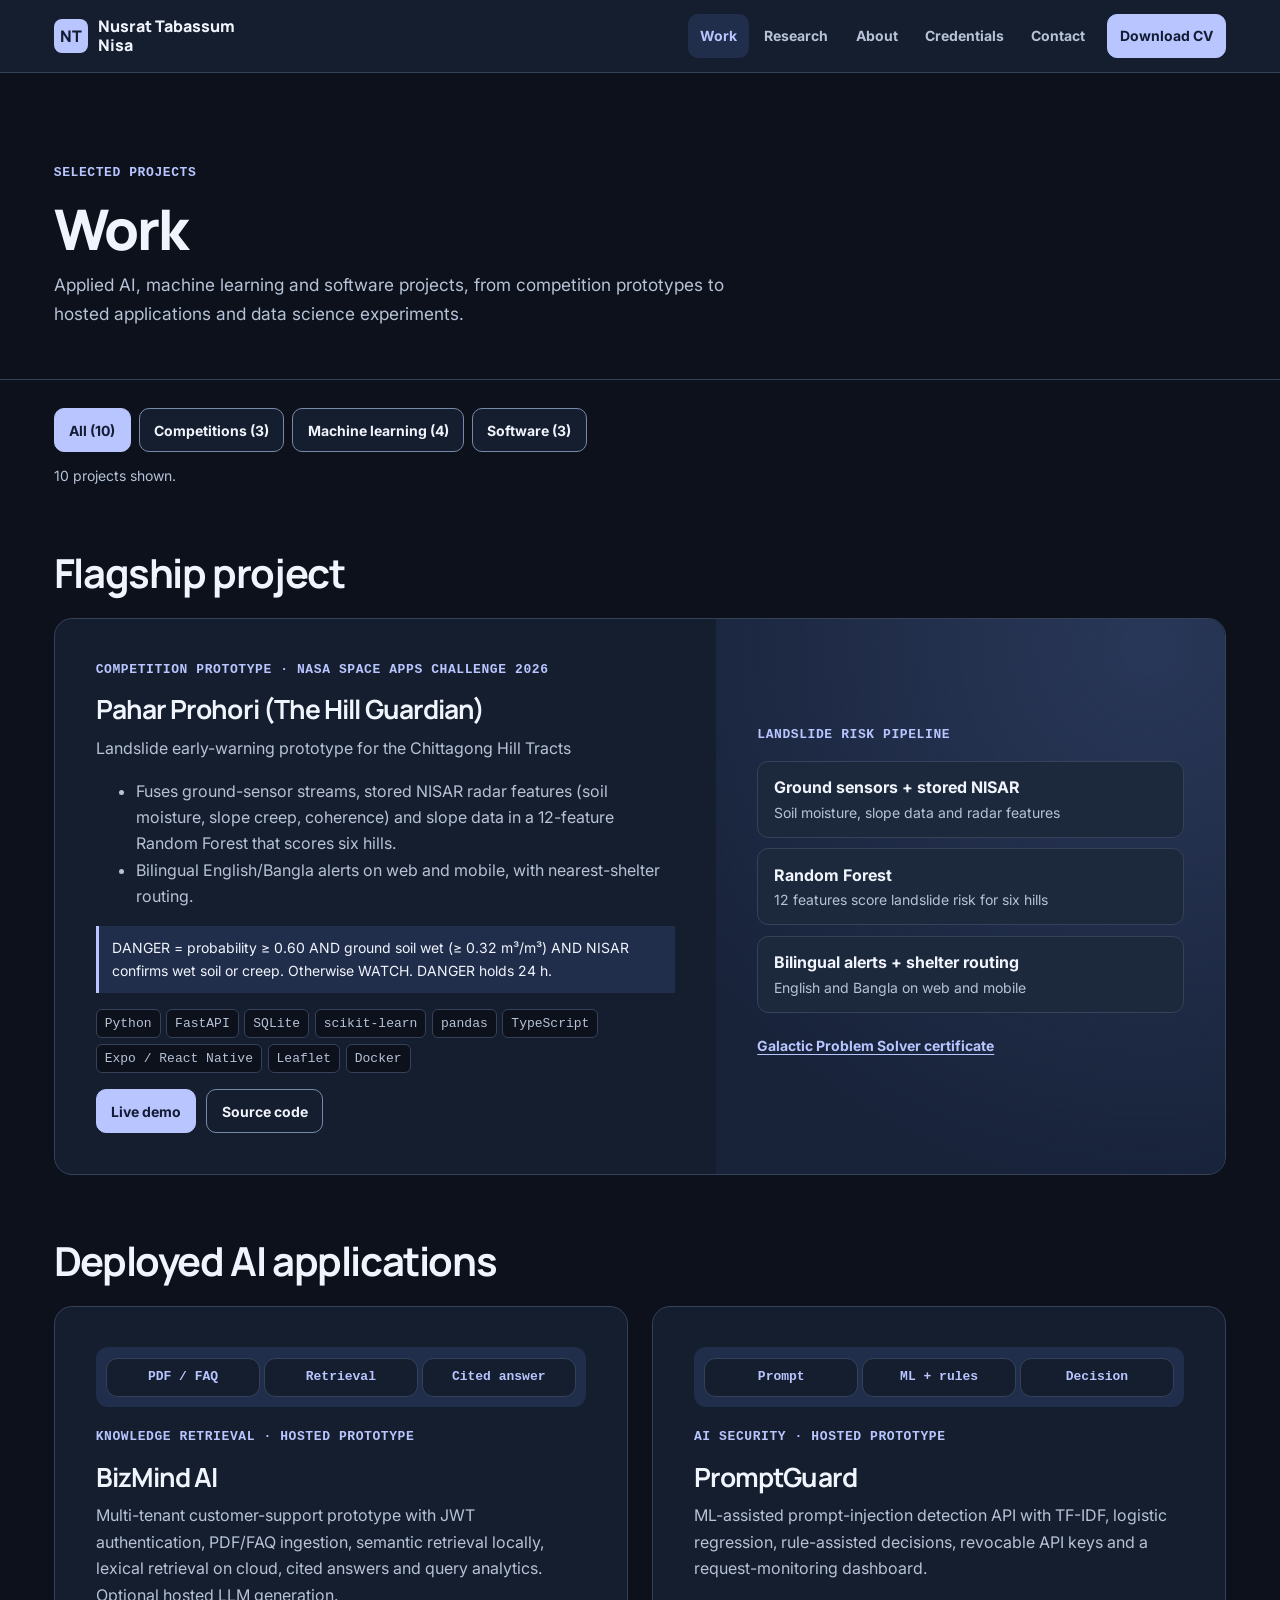
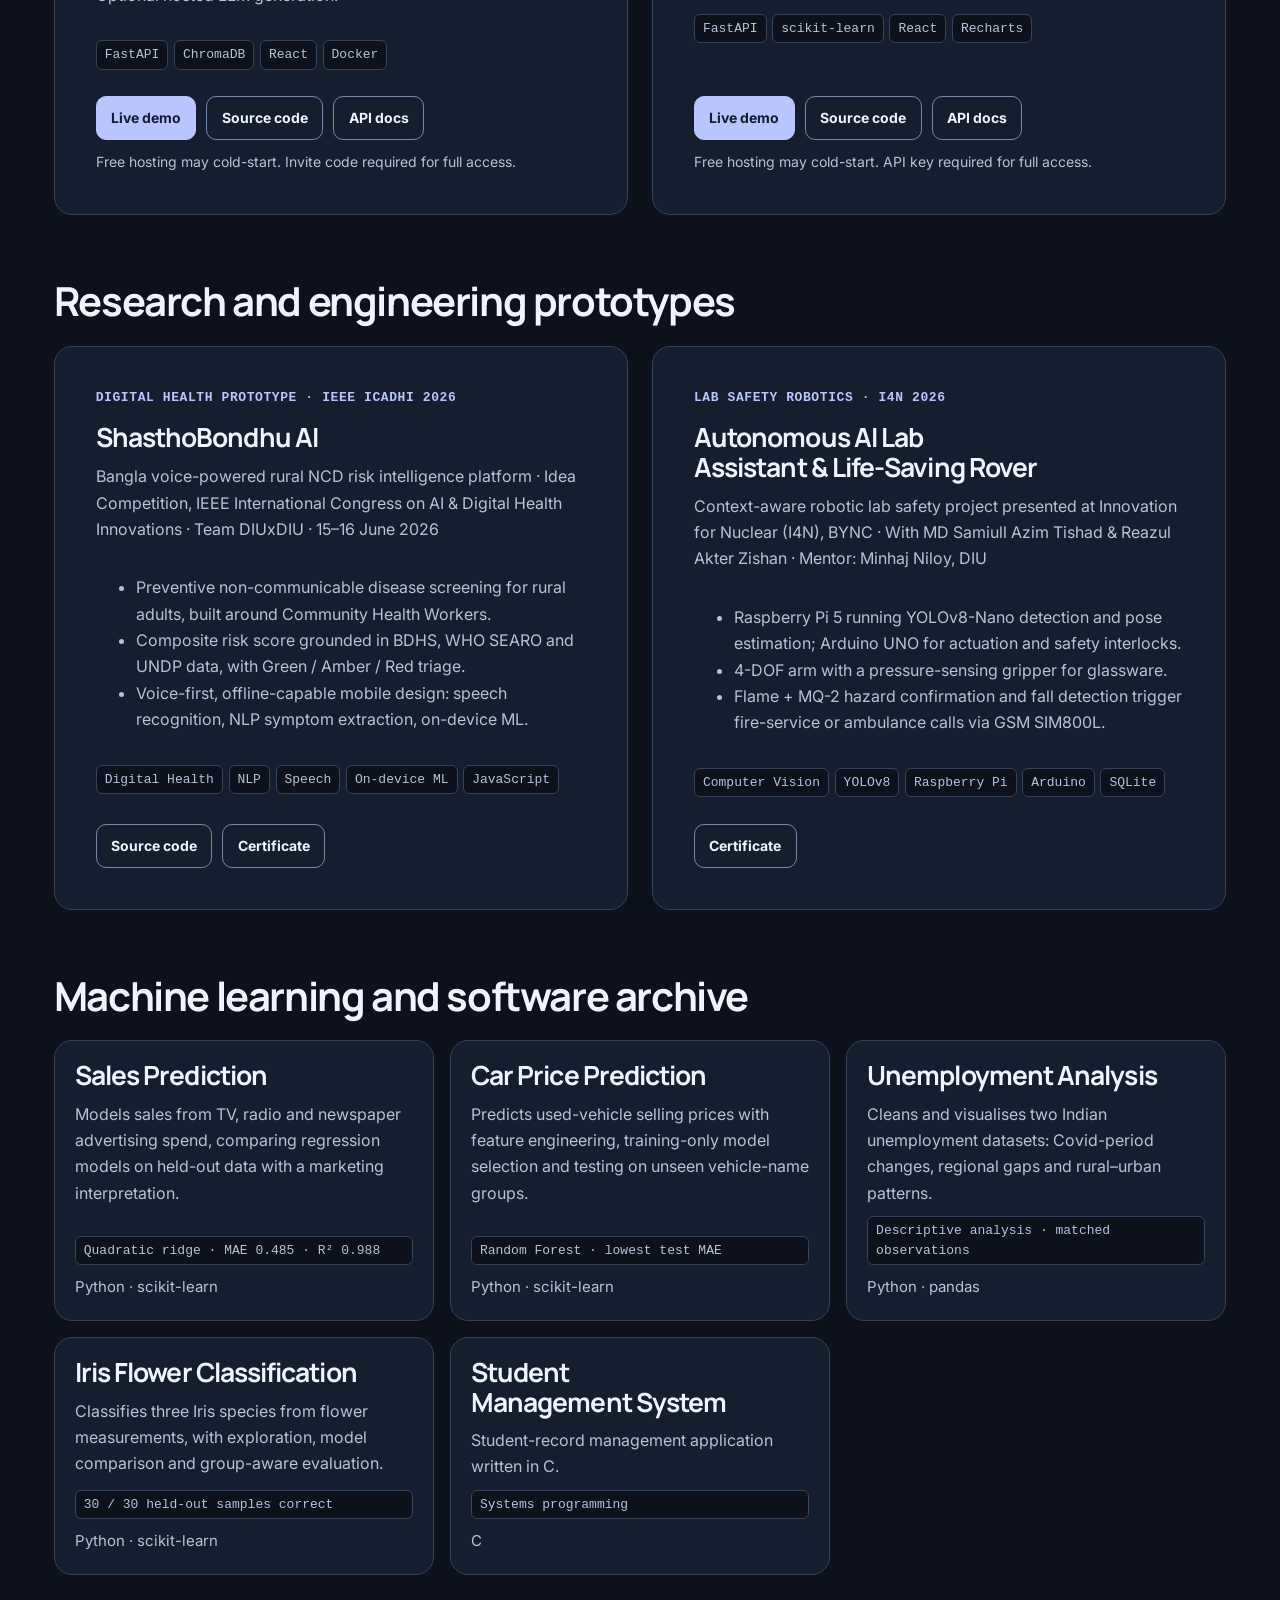
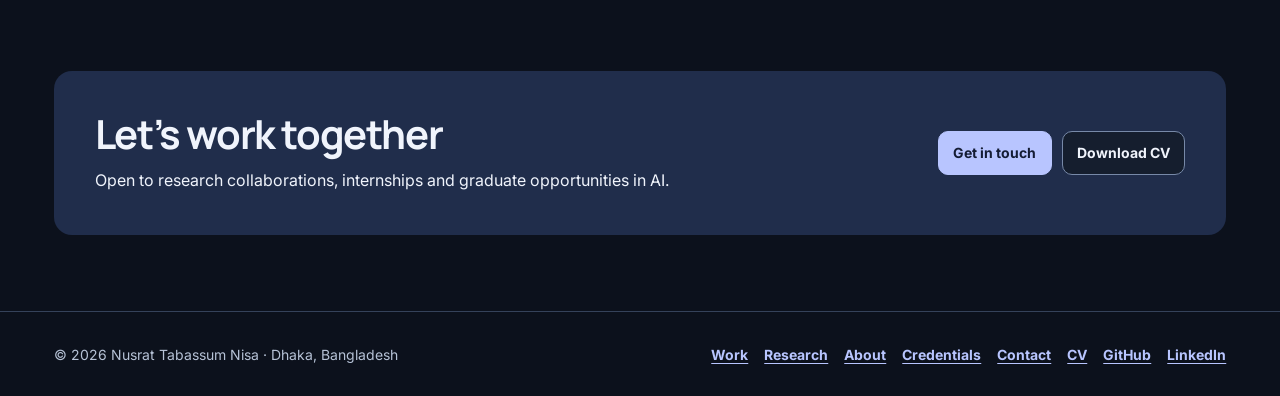
<file: projects.html>
<!DOCTYPE html>
<html lang="en">
<head>
<meta charset="utf-8">
<meta name="viewport" content="width=device-width, initial-scale=1">
<title>Work | Nusrat Tabassum Nisa</title>
<meta name="description" content="Explore landslide early warning, hosted AI prototypes, robotics, digital health and applied machine learning projects.">
<meta name="author" content="Nusrat Tabassum Nisa">
<link rel="canonical" href="https://nisa3131.github.io/portfolio/projects.html">
<meta property="og:title" content="Work | Nusrat Tabassum Nisa">
<meta property="og:description" content="Explore landslide early warning, hosted AI prototypes, robotics, digital health and applied machine learning projects.">
<meta property="og:type" content="website">
<meta property="og:url" content="https://nisa3131.github.io/portfolio/projects.html">
<meta property="og:image" content="https://nisa3131.github.io/portfolio/portfolio_photo_highres.jpg">
<meta property="og:image:alt" content="Portrait of Nusrat Tabassum Nisa">
<link rel="icon" href="favicon.svg" type="image/svg+xml">
<link rel="preconnect" href="https://fonts.googleapis.com">
<link rel="preconnect" href="https://fonts.gstatic.com" crossorigin>
<link href="https://fonts.googleapis.com/css2?family=Inter:wght@400;500;600;700&amp;family=Manrope:wght@500;600;700;800&amp;display=swap" rel="stylesheet">
<meta name="color-scheme" content="dark">
<meta name="theme-color" content="#0c111c">
<link rel="stylesheet" href="style.css?v=dark">
<script src="main.js?v=dark" defer></script>
</head>
<body>
<a class="skip" href="#main">Skip to content</a>
<header class="site-header">
  <div class="wrap header-inner">
    <a class="brand" href="index.html"><span class="brand-mark" aria-hidden="true">NT</span><span>Nusrat Tabassum Nisa</span></a>
    <nav aria-label="Primary" class="primary-nav">
      <button class="menu-toggle" type="button" aria-expanded="false" aria-controls="menu" hidden>Menu</button>
      <ul class="menu" id="menu"><li><a href="projects.html" aria-current="page">Work</a></li><li><a href="publications.html">Research</a></li><li><a href="about.html">About</a></li><li><a href="certificates.html">Credentials</a></li><li><a href="contact.html">Contact</a></li><li><a class="btn btn-solid cv-link" href="Nusrat_Tabassum_Nisa_CV.pdf" download>Download CV</a></li></ul>
    </nav>
  </div>
</header>
<main id="main" tabindex="-1">
  <header class="page-hero wrap">
    <p class="eyebrow">Selected projects</p><h1>Work</h1><p class="lead">Applied AI, machine learning and software projects, from competition prototypes to hosted applications and data science experiments.</p>
  </header>
<div class="wrap archive">
  <div class="filters" role="group" aria-label="Filter by category" hidden>
      <button type="button" data-filter="all" aria-pressed="true">All (10)</button>
      <button type="button" data-filter="competition" aria-pressed="false">Competitions (3)</button>
      <button type="button" data-filter="ml" aria-pressed="false">Machine learning (4)</button>
      <button type="button" data-filter="software" aria-pressed="false">Software (3)</button>
    </div>
    <p class="filter-status" role="status" hidden></p>
  <section class="project-group" data-group id="pahar-prohori"><div class="section-head"><h2>Flagship project</h2></div>
<article class="feature" data-cat="competition">
  <div class="body">
    <p class="kicker">COMPETITION PROTOTYPE · NASA SPACE APPS CHALLENGE 2026</p>
    <h3>Pahar Prohori (The Hill Guardian)</h3>
    <p class="sub">Landslide early-warning prototype for the Chittagong Hill Tracts</p>
    <ul>
      <li>Fuses ground-sensor streams, stored NISAR radar features (soil moisture, slope creep, coherence) and slope data in a 12-feature Random Forest that scores six hills.</li>
      <li>Bilingual English/Bangla alerts on web and mobile, with nearest-shelter routing.</li>
    </ul>
    <p class="rule">DANGER = probability ≥ 0.60 AND ground soil wet (≥ 0.32 m³/m³) AND NISAR confirms wet soil or creep. Otherwise WATCH. DANGER holds 24 h.</p>
    <ul class="chips"><li>Python</li><li>FastAPI</li><li>SQLite</li><li>scikit-learn</li><li>pandas</li><li>TypeScript</li><li>Expo / React Native</li><li>Leaflet</li><li>Docker</li></ul>
    <div class="actions"><a class="btn btn-solid" href="https://pahar-prohori-204-136-10-51.sslip.io">Live demo</a><a class="btn btn-line" href="https://github.com/nisa3131/NasaSpaceAppChallenge">Source code</a></div>
  </div>
  <aside class="feature-visual" aria-label="Pahar Prohori system architecture">
    <p class="kicker">LANDSLIDE RISK PIPELINE</p>
    <ol class="process"><li><strong>Ground sensors + stored NISAR</strong><span>Soil moisture, slope data and radar features</span></li>
    <li><strong>Random Forest</strong><span>12 features score landslide risk for six hills</span></li>
    <li><strong>Bilingual alerts + shelter routing</strong><span>English and Bangla on web and mobile</span></li></ol>
    <a class="text-link" href="certs/nasa-space-apps-2026.jpg">Galactic Problem Solver certificate</a>
  </aside>
</article></section>
  <section class="project-group" data-group id="applications"><div class="section-head"><h2>Deployed AI applications</h2></div>
<div class="cards live-projects">
<article class="card" data-cat="software">
<ul class="process compact" aria-label="Project workflow"><li>PDF / FAQ</li><li>Retrieval</li><li>Cited answer</li></ul>
  <p class="kicker">KNOWLEDGE RETRIEVAL · HOSTED PROTOTYPE</p>
  <h3>BizMind AI</h3>
  <p class="sub">Multi-tenant customer-support prototype with JWT authentication, PDF/FAQ ingestion, semantic retrieval locally, lexical retrieval on cloud, cited answers and query analytics. Optional hosted LLM generation.</p>
  <ul class="chips"><li>FastAPI</li><li>ChromaDB</li><li>React</li><li>Docker</li></ul>
  <div class="actions"><a class="btn btn-solid" href="https://bizmind-ai-gc1c.onrender.com" target="_blank" rel="noopener noreferrer">Live demo</a><a class="btn btn-line" href="https://github.com/nisa3131/BizMind-AI" target="_blank" rel="noopener noreferrer">Source code</a><a class="btn btn-line" href="https://bizmind-ai-gc1c.onrender.com/docs" target="_blank" rel="noopener noreferrer">API docs</a></div>
  <small>Free hosting may cold-start. Invite code required for full access.</small>
</article>
<article class="card" data-cat="software">
<ul class="process compact" aria-label="Project workflow"><li>Prompt</li><li>ML + rules</li><li>Decision</li></ul>
  <p class="kicker">AI SECURITY · HOSTED PROTOTYPE</p>
  <h3>PromptGuard</h3>
  <p class="sub">ML-assisted prompt-injection detection API with TF-IDF, logistic regression, rule-assisted decisions, revocable API keys and a request-monitoring dashboard.</p>
  <ul class="chips"><li>FastAPI</li><li>scikit-learn</li><li>React</li><li>Recharts</li></ul>
  <div class="actions"><a class="btn btn-solid" href="https://promptguard-nh99.onrender.com" target="_blank" rel="noopener noreferrer">Live demo</a><a class="btn btn-line" href="https://github.com/nisa3131/PromptGuard" target="_blank" rel="noopener noreferrer">Source code</a><a class="btn btn-line" href="https://promptguard-nh99.onrender.com/docs" target="_blank" rel="noopener noreferrer">API docs</a></div>
  <small>Free hosting may cold-start. API key required for full access.</small>
</article>
</div></section>
  <section class="project-group" data-group id="prototypes"><div class="section-head"><h2>Research and engineering prototypes</h2></div>
<div class="cards"><article class="card" data-cat="competition health">
  <p class="kicker">DIGITAL HEALTH PROTOTYPE · IEEE ICADHI 2026</p>
  <h3>ShasthoBondhu AI</h3>
  <p class="sub">Bangla voice-powered rural NCD risk intelligence platform · Idea Competition, IEEE International Congress on AI &amp; Digital Health Innovations · Team DIUxDIU · 15–16 June 2026</p>
  <ul>
    <li>Preventive non-communicable disease screening for rural adults, built around Community Health Workers.</li>
    <li>Composite risk score grounded in BDHS, WHO SEARO and UNDP data, with Green / Amber / Red triage.</li>
    <li>Voice-first, offline-capable mobile design: speech recognition, NLP symptom extraction, on-device ML.</li>
  </ul>
  <ul class="chips"><li>Digital Health</li><li>NLP</li><li>Speech</li><li>On-device ML</li><li>JavaScript</li></ul>
  <div class="actions"><a class="btn btn-line" href="https://github.com/nisa3131/sastho-bondhu-ai">Source code</a><a class="btn btn-line" href="certs/icadhi-2026.jpg">Certificate</a></div>
</article><article class="card" data-cat="competition robotics">
  <p class="kicker">LAB SAFETY ROBOTICS · I4N 2026</p>
  <h3>Autonomous AI Lab Assistant &amp; Life-Saving Rover</h3>
  <p class="sub">Context-aware robotic lab safety project presented at Innovation for Nuclear (I4N), BYNC · With MD Samiull Azim Tishad &amp; Reazul Akter Zishan · Mentor: Minhaj Niloy, DIU</p>
  <ul>
    <li>Raspberry Pi 5 running YOLOv8-Nano detection and pose estimation; Arduino UNO for actuation and safety interlocks.</li>
    <li>4-DOF arm with a pressure-sensing gripper for glassware.</li>
    <li>Flame + MQ-2 hazard confirmation and fall detection trigger fire-service or ambulance calls via GSM SIM800L.</li>
  </ul>
  <ul class="chips"><li>Computer Vision</li><li>YOLOv8</li><li>Raspberry Pi</li><li>Arduino</li><li>SQLite</li></ul>
  <div class="actions"><a class="btn btn-line" href="certs/i4n-2026.jpg">Certificate</a></div>
</article></div></section>
  <section class="project-group" data-group id="archive"><div class="section-head"><h2>Machine learning and software archive</h2></div>
<div class="repo-grid"><a class="repo" href="https://github.com/nisa3131/_SalesPrediction" data-cat="ml">

  <h3>Sales Prediction</h3><p>Models sales from TV, radio and newspaper advertising spend, comparing regression models on held-out data with a marketing interpretation.</p><span class="metric">Quadratic ridge · MAE 0.485 · R² 0.988</span>
  <span class="lang">Python · scikit-learn</span>
</a><a class="repo" href="https://github.com/nisa3131/_CarPricePrediction" data-cat="ml">

  <h3>Car Price Prediction</h3><p>Predicts used-vehicle selling prices with feature engineering, training-only model selection and testing on unseen vehicle-name groups.</p><span class="metric">Random Forest · lowest test MAE</span>
  <span class="lang">Python · scikit-learn</span>
</a><a class="repo" href="https://github.com/nisa3131/_UnemploymentAnalysis" data-cat="ml">

  <h3>Unemployment Analysis</h3><p>Cleans and visualises two Indian unemployment datasets: Covid-period changes, regional gaps and rural–urban patterns.</p><span class="metric">Descriptive analysis · matched observations</span>
  <span class="lang">Python · pandas</span>
</a><a class="repo" href="https://github.com/nisa3131/_IrisFlowerClassification" data-cat="ml">

  <h3>Iris Flower Classification</h3><p>Classifies three Iris species from flower measurements, with exploration, model comparison and group-aware evaluation.</p><span class="metric">30 / 30 held-out samples correct</span>
  <span class="lang">Python · scikit-learn</span>
</a><a class="repo" href="https://github.com/nisa3131/Student-Management-System" data-cat="software">

  <h3>Student Management System</h3><p>Student-record management application written in C.</p><span class="metric">Systems programming</span>
  <span class="lang">C</span>
</a></div></section>
  <div class="cta">
  <div><h2>Let’s work together</h2><p>Open to research collaborations, internships and graduate opportunities in AI.</p></div>
  <div class="actions"><a class="btn btn-solid" href="contact.html">Get in touch</a><a class="btn btn-line" href="Nusrat_Tabassum_Nisa_CV.pdf" download>Download CV</a></div>
</div>
</div>
</main>
<footer class="site-footer">
  <div class="wrap">
    <span>© <span id="year">2026</span> Nusrat Tabassum Nisa · Dhaka, Bangladesh</span>
    <nav aria-label="Footer"><a href="projects.html">Work</a><a href="publications.html">Research</a><a href="about.html">About</a><a href="certificates.html">Credentials</a><a href="contact.html">Contact</a><a href="Nusrat_Tabassum_Nisa_CV.pdf" download>CV</a><a href="https://github.com/nisa3131">GitHub</a><a href="https://www.linkedin.com/in/nusrat-tabassum-nisa-0b7811408">LinkedIn</a></nav>
  </div>
</footer>

</body>
</html>
</file>
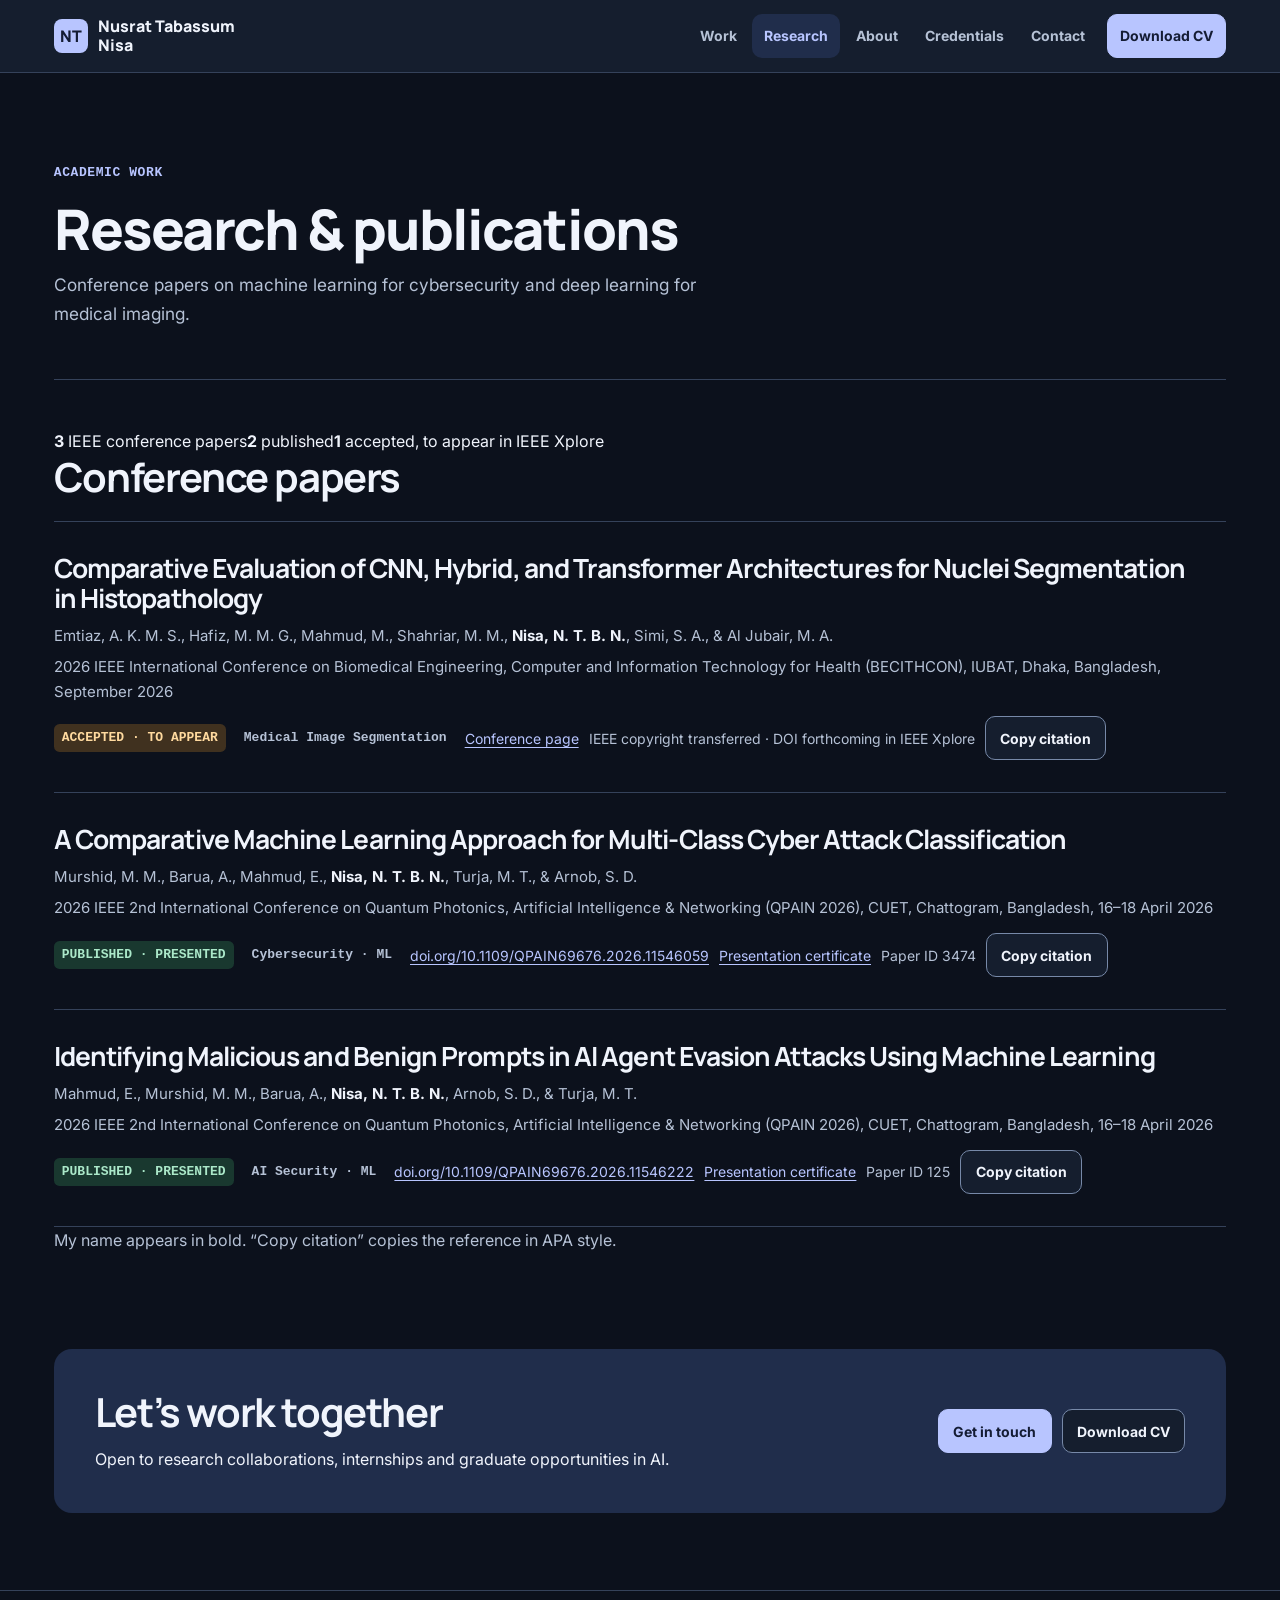
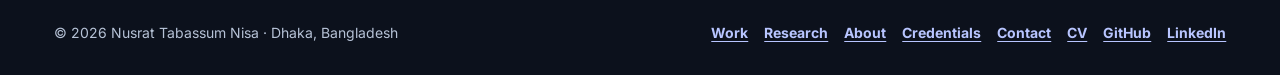
<file: publications.html>
<!DOCTYPE html>
<html lang="en">
<head>
<meta charset="utf-8">
<meta name="viewport" content="width=device-width, initial-scale=1">
<title>Research &amp; Publications | Nusrat Tabassum Nisa</title>
<meta name="description" content="IEEE conference publications and accepted research on machine learning for cybersecurity and histopathology image segmentation.">
<meta name="author" content="Nusrat Tabassum Nisa">
<link rel="canonical" href="https://nisa3131.github.io/portfolio/publications.html">
<meta property="og:title" content="Research &amp; Publications | Nusrat Tabassum Nisa">
<meta property="og:description" content="IEEE conference publications and accepted research on machine learning for cybersecurity and histopathology image segmentation.">
<meta property="og:type" content="website">
<meta property="og:url" content="https://nisa3131.github.io/portfolio/publications.html">
<meta property="og:image" content="https://nisa3131.github.io/portfolio/portfolio_photo_highres.jpg">
<meta property="og:image:alt" content="Portrait of Nusrat Tabassum Nisa">
<link rel="icon" href="favicon.svg" type="image/svg+xml">
<link rel="preconnect" href="https://fonts.googleapis.com">
<link rel="preconnect" href="https://fonts.gstatic.com" crossorigin>
<link href="https://fonts.googleapis.com/css2?family=Inter:wght@400;500;600;700&amp;family=Manrope:wght@500;600;700;800&amp;display=swap" rel="stylesheet">
<meta name="color-scheme" content="dark">
<meta name="theme-color" content="#0c111c">
<link rel="stylesheet" href="style.css?v=dark">
<script src="main.js?v=dark" defer></script>
</head>
<body>
<a class="skip" href="#main">Skip to content</a>
<header class="site-header">
  <div class="wrap header-inner">
    <a class="brand" href="index.html"><span class="brand-mark" aria-hidden="true">NT</span><span>Nusrat Tabassum Nisa</span></a>
    <nav aria-label="Primary" class="primary-nav">
      <button class="menu-toggle" type="button" aria-expanded="false" aria-controls="menu" hidden>Menu</button>
      <ul class="menu" id="menu"><li><a href="projects.html">Work</a></li><li><a href="publications.html" aria-current="page">Research</a></li><li><a href="about.html">About</a></li><li><a href="certificates.html">Credentials</a></li><li><a href="contact.html">Contact</a></li><li><a class="btn btn-solid cv-link" href="Nusrat_Tabassum_Nisa_CV.pdf" download>Download CV</a></li></ul>
    </nav>
  </div>
</header>
<main id="main" class="wrap page-main" tabindex="-1">
  <header class="page-hero">
    <p class="eyebrow">Academic work</p><h1>Research &amp; publications</h1><p class="lead">Conference papers on machine learning for cybersecurity and deep learning for medical imaging.</p>
  </header>
  <section class="section">
    <div class="pub-summary"><span><b>3</b> IEEE conference papers</span><span><b>2</b> published</span><span><b>1</b> accepted, to appear in IEEE Xplore</span></div>
    <div class="section-head"><div><h2>Conference papers</h2></div></div>
    <ol class="pubs"><li class="pub">
  <h3>Comparative Evaluation of CNN, Hybrid, and Transformer Architectures for Nuclei Segmentation in Histopathology</h3>
  <p class="authors">Emtiaz, A. K. M. S., Hafiz, M. M. G., Mahmud, M., Shahriar, M. M., <b>Nisa, N. T. B. N.</b>, Simi, S. A., &amp; Al Jubair, M. A.</p>
  <p class="venue">2026 IEEE International Conference on Biomedical Engineering, Computer and Information Technology for Health (BECITHCON), IUBAT, Dhaka, Bangladesh, September 2026</p>
  <div class="row"><span class="pill acc">ACCEPTED · TO APPEAR</span><span class="pill topic">Medical Image Segmentation</span><a href="https://iubat.edu/?p=20229">Conference page</a><span class="muted">IEEE copyright transferred · DOI forthcoming in IEEE Xplore</span><button class="copy-btn" type="button" hidden data-copy="Emtiaz, A. K. M. S., Hafiz, M. M. G., Mahmud, M., Shahriar, M. M., Nisa, N. T. B. N., Simi, S. A., &amp; Al Jubair, M. A. (2026). Comparative Evaluation of CNN, Hybrid, and Transformer Architectures for Nuclei Segmentation in Histopathology. 2026 IEEE International Conference on Biomedical Engineering, Computer and Information Technology for Health (BECITHCON), Dhaka, Bangladesh. IEEE. (Accepted)">Copy citation</button></div>
</li><li class="pub">
  <h3>A Comparative Machine Learning Approach for Multi-Class Cyber Attack Classification</h3>
  <p class="authors">Murshid, M. M., Barua, A., Mahmud, E., <b>Nisa, N. T. B. N.</b>, Turja, M. T., &amp; Arnob, S. D.</p>
  <p class="venue">2026 IEEE 2nd International Conference on Quantum Photonics, Artificial Intelligence &amp; Networking (QPAIN 2026), CUET, Chattogram, Bangladesh, 16–18 April 2026</p>
  <div class="row"><span class="pill pub-ok">PUBLISHED · PRESENTED</span><span class="pill topic">Cybersecurity · ML</span><a href="https://doi.org/10.1109/QPAIN69676.2026.11546059">doi.org/10.1109/QPAIN69676.2026.11546059</a><a href="certs/qpain-2026-paper-3474.jpg">Presentation certificate</a><span class="muted">Paper ID 3474</span><button class="copy-btn" type="button" hidden data-copy="Murshid, M. M., Barua, A., Mahmud, E., Nisa, N. T. B. N., Turja, M. T., &amp; Arnob, S. D. (2026). A Comparative Machine Learning Approach for Multi-Class Cyber Attack Classification. 2026 IEEE 2nd International Conference on Quantum Photonics, Artificial Intelligence &amp; Networking (QPAIN 2026), Chattogram, Bangladesh. IEEE. https://doi.org/10.1109/QPAIN69676.2026.11546059">Copy citation</button></div>
</li><li class="pub">
  <h3>Identifying Malicious and Benign Prompts in AI Agent Evasion Attacks Using Machine Learning</h3>
  <p class="authors">Mahmud, E., Murshid, M. M., Barua, A., <b>Nisa, N. T. B. N.</b>, Arnob, S. D., &amp; Turja, M. T.</p>
  <p class="venue">2026 IEEE 2nd International Conference on Quantum Photonics, Artificial Intelligence &amp; Networking (QPAIN 2026), CUET, Chattogram, Bangladesh, 16–18 April 2026</p>
  <div class="row"><span class="pill pub-ok">PUBLISHED · PRESENTED</span><span class="pill topic">AI Security · ML</span><a href="https://doi.org/10.1109/QPAIN69676.2026.11546222">doi.org/10.1109/QPAIN69676.2026.11546222</a><a href="certs/qpain-2026-paper-125.jpg">Presentation certificate</a><span class="muted">Paper ID 125</span><button class="copy-btn" type="button" hidden data-copy="Mahmud, E., Murshid, M. M., Barua, A., Nisa, N. T. B. N., Arnob, S. D., &amp; Turja, M. T. (2026). Identifying Malicious and Benign Prompts in AI Agent Evasion Attacks Using Machine Learning. 2026 IEEE 2nd International Conference on Quantum Photonics, Artificial Intelligence &amp; Networking (QPAIN 2026), Chattogram, Bangladesh. IEEE. https://doi.org/10.1109/QPAIN69676.2026.11546222">Copy citation</button></div>
</li></ol>
    <p class="muted">My name appears in bold. “Copy citation” copies the reference in APA style.</p>
  </section>
  <div class="cta">
  <div><h2>Let’s work together</h2><p>Open to research collaborations, internships and graduate opportunities in AI.</p></div>
  <div class="actions"><a class="btn btn-solid" href="contact.html">Get in touch</a><a class="btn btn-line" href="Nusrat_Tabassum_Nisa_CV.pdf" download>Download CV</a></div>
</div>
  <p class="copy-status" role="status"></p>
</main>
<footer class="site-footer">
  <div class="wrap">
    <span>© <span id="year">2026</span> Nusrat Tabassum Nisa · Dhaka, Bangladesh</span>
    <nav aria-label="Footer"><a href="projects.html">Work</a><a href="publications.html">Research</a><a href="about.html">About</a><a href="certificates.html">Credentials</a><a href="contact.html">Contact</a><a href="Nusrat_Tabassum_Nisa_CV.pdf" download>CV</a><a href="https://github.com/nisa3131">GitHub</a><a href="https://www.linkedin.com/in/nusrat-tabassum-nisa-0b7811408">LinkedIn</a></nav>
  </div>
</footer>

</body>
</html>
</file>
<file: style.css>
:root {
  color-scheme: dark;
  --bg: #0c111c;
  --surface: #151e2e;
  --raised: #1c283c;
  --ink: #f0f4fc;
  --muted: #b6c2d6;
  --accent: #b8c5ff;
  --accent-hover: #d7dfff;
  --accent-soft: #202d4b;
  --line: #35425a;
  --control-line: #7789a8;
  --on-accent: #141c34;
  --positive: #abe8c9;
  --positive-bg: #19382f;
  --warning: #ffda9f;
  --warning-bg: #40311f;
  --feature-bg: #18233a;
  --feature-glow: #293758;
  --scrim: rgb(5 8 15 / 78%);
  --shadow: 0 12px 28px rgb(0 0 0 / 24%);
  --display: Manrope, "Segoe UI", sans-serif;
  --body: Inter, system-ui, sans-serif;
  --mono: ui-monospace, Consolas, monospace;
  --gutter: clamp(1rem, 4.2vw, 4rem);
  --section: clamp(3.5rem, 7.5vw, 7rem);
  --pad: clamp(1.125rem, 3.2vw, 2.75rem);
  --radius: 1.125rem;
  --button-radius: .625rem;
}
*, *::before, *::after { box-sizing: border-box; }
[hidden] { display: none !important; }
html { scroll-padding-top: 6rem; }
body { margin: 0; background: var(--bg); color: var(--ink); font: 1rem/1.65 var(--body); overflow-wrap: anywhere; }
main:focus:not(:focus-visible) { outline: none; }
img { display: block; max-width: 100%; height: auto; }
svg { display: block; width: 1.25rem; height: 1.25rem; }
h1, h2, h3 { font-family: var(--display); line-height: 1.12; letter-spacing: -.035em; margin: 0 0 .65rem; text-wrap: balance; }
h1 { font-size: clamp(2.5rem, 5vw, 3.5rem); font-weight: 800; }
h2 { font-size: clamp(1.75rem, 3.35vw, 2.5rem); }
h3 { font-size: clamp(1.25rem, 2.15vw, 1.65rem); }
p { margin: 0 0 1rem; }
p:last-child { margin-bottom: 0; }
a { color: var(--accent); text-underline-offset: .22em; }
a:hover { color: var(--accent-hover); }
:focus-visible { outline: 3px solid var(--accent); outline-offset: 4px; }
a, button { transition: background-color .18s, color .18s, border-color .18s; }
button { font: inherit; cursor: pointer; }
.wrap { width: min(100%, 84rem); margin-inline: auto; padding-inline: var(--gutter); }
.skip { position: fixed; left: 1rem; top: .5rem; transform: translateY(-150%); z-index: 20; padding: .65rem 1rem; background: var(--surface); }
.skip:focus { transform: none; }
.site-header { background: var(--surface); border-bottom: 1px solid var(--line); }
.js .site-header { position: sticky; top: 0; z-index: 10; }
.header-inner { min-height: 4.5rem; display: flex; align-items: center; gap: .625rem; }
.brand { display: inline-flex; align-items: center; gap: .625rem; color: var(--ink); text-decoration: none; font-family: var(--display); font-weight: 800; line-height: 1.18; min-height: 44px; margin-right: auto; }
.brand-mark { display: grid; place-items: center; flex: 0 0 2.125rem; aspect-ratio: 1; background: var(--accent); color: var(--on-accent); border-radius: .5rem; letter-spacing: -.04em; }
.menu, .hero-links, .actions, .row, .filters { display: flex; align-items: center; flex-wrap: wrap; gap: .625rem; }
.menu { list-style: none; padding: 0; margin: 0; gap: .2rem; }
.menu a { display: inline-flex; align-items: center; min-height: 44px; padding: .5rem .75rem; border-radius: var(--button-radius); color: var(--muted); text-decoration: none; font-size: .875rem; font-weight: 700; }
.menu a:hover, .menu a[aria-current="page"] { background: var(--accent-soft); color: var(--accent); }
.menu .cv-link { margin-left: .45rem; }
.btn, .menu-toggle, .copy-btn, .filters button, .lb-close {
  display: inline-flex; align-items: center; justify-content: center; min-height: 44px;
  padding: .58rem .9rem; border: 1px solid var(--control-line); border-radius: var(--button-radius);
  background: var(--surface); color: var(--ink); font-size: .875rem; font-weight: 700; text-decoration: none;
}
.btn:hover, .menu-toggle:hover, .copy-btn:hover, .filters button:hover, .lb-close:hover { border-color: var(--accent); background: var(--accent-soft); color: var(--accent); }
.btn-solid, .menu .cv-link { background: var(--accent); color: var(--on-accent); border-color: var(--accent); }
.btn-solid:hover, .menu .cv-link:hover { background: var(--accent-hover); color: var(--on-accent); border-color: var(--accent-hover); }
.menu-toggle { display: none; }
.text-link, .section-head > a, .hero-links a, .site-footer a {
  display: inline-flex; align-items: center; min-height: 44px; font-size: .875rem; font-weight: 700;
}
.hero { display: grid; grid-template-columns: minmax(0, 1.55fr) minmax(0, 1fr); gap: clamp(2rem, 7vw, 7rem); align-items: center; padding-block: clamp(3rem, 7vw, 6.25rem); }
.hero h1 { font-size: clamp(2.5rem, 6vw, 4.75rem); line-height: 1.02; letter-spacing: -.067em; max-width: 11ch; text-wrap: initial; margin-bottom: 1.25rem; }
.hero-statement { font: 700 clamp(1.125rem, 2.4vw, 1.75rem)/1.25 var(--display); max-width: 27ch; color: var(--accent); letter-spacing: -.025em; }
.hero .actions { margin-block: 1.5rem .6rem; }
.hero-links { gap: 1.25rem; }
.hero-links a { color: var(--muted); }
.hero-links a:hover { color: var(--accent); }
.portrait-frame { width: min(100%, 25rem); margin: 0; justify-self: end; padding: .75rem; background: var(--accent-soft); border: 1px solid var(--line); border-radius: var(--radius); }
.portrait-frame img { width: 100%; aspect-ratio: 4 / 5; object-fit: cover; border-radius: .75rem; }
.portrait-frame figcaption { padding: .85rem .35rem .2rem; display: flex; justify-content: space-between; flex-wrap: wrap; gap: .1rem .75rem; font-size: .8125rem; color: var(--muted); }
.portrait-frame figcaption strong { color: var(--ink); }
.eyebrow, .kicker, .d, .cert-date { font: 600 .8125rem/1.5 var(--mono); letter-spacing: .045em; color: var(--accent); }
.eyebrow { text-transform: uppercase; margin-bottom: 1rem; }
.lead { max-width: 62ch; font-size: clamp(1rem, 1.35vw, 1.125rem); color: var(--muted); }
.credibility { background: var(--surface); border-block: 1px solid var(--line); }
.credibility ul { display: grid; grid-template-columns: repeat(3, minmax(0, 1fr)); list-style: none; padding-block: .75rem; }
.credibility li + li { border-left: 1px solid var(--line); padding-left: 1.5rem; }
.credibility a { display: block; padding: .65rem .5rem .65rem 0; color: var(--ink); text-decoration: none; }
.credibility a:hover strong { color: var(--accent); text-decoration: underline; }
.credibility span { display: block; color: var(--muted); font-size: .875rem; }
.section { padding-top: var(--section); }
.section-head { display: flex; align-items: baseline; justify-content: space-between; flex-wrap: wrap; gap: .25rem 1rem; margin-bottom: 1.35rem; }
.section-head h2 { margin-bottom: 0; }
.page-hero { padding-block: clamp(2.75rem, 7vw, 5.75rem) clamp(2rem, 4vw, 3.5rem); }
.page-main > .page-hero { border-bottom: 1px solid var(--line); }
.page-main > .section:first-of-type { padding-top: clamp(1.75rem, 4vw, 3rem); }
.project-group { margin-top: clamp(2rem, 5vw, 4.5rem); }
.archive { border-top: 1px solid var(--line); padding-top: 1.75rem; }
.filters { gap: .5rem; }
.filters button[aria-pressed="true"] { background: var(--accent); border-color: var(--accent); color: var(--on-accent); }
.filter-status { color: var(--muted); font-size: .875rem; margin-top: .75rem; }
.feature { display: grid; grid-template-columns: minmax(0, 1.3fr) minmax(0, 1fr); }
.feature, .card, .repo, .panel, .cert-card, .exp, .contact-item {
  border: 1px solid var(--line); border-radius: var(--radius); background: var(--surface); min-width: 0;
}
.feature .body, .feature-visual, .card, .panel, .exp { padding: var(--pad); }
.feature-visual {
  background: radial-gradient(circle at 85% 5%, var(--feature-glow), transparent 80%), var(--feature-bg);
  border-radius: 0 var(--radius) var(--radius) 0;
  display: flex; flex-direction: column; justify-content: center;
}
.process { list-style: none; margin: 0 0 .7rem; padding: 0; display: grid; gap: .65rem; }
.process li { border: 1px solid var(--line); border-radius: .7rem; padding: .8rem 1rem; background: var(--raised); }
.process span { display: block; color: var(--muted); font-size: .875rem; }
.process.compact {
  grid-template-columns: repeat(3, minmax(0, 1fr)); gap: .25rem; align-items: stretch;
  padding: .65rem; margin-bottom: 1.25rem; background: var(--accent-soft); border-radius: .75rem;
}
.process.compact li { display: grid; place-items: center; text-align: center; background: var(--surface); border-color: var(--line); color: var(--accent); font: 600 .8125rem/1.35 var(--mono); padding: .6rem .25rem; }
.sub, .muted, .card small, .feature .body > ul:not(.chips), .card > ul:not(.chips, .process) { color: var(--muted); }
.rule { background: var(--accent-soft); border-left: 3px solid var(--accent); padding: .65rem .85rem; font-size: .875rem; }
.chips { list-style: none; padding: 0; margin: 1rem 0; display: flex; flex-wrap: wrap; gap: .35rem; }
.chips li, .metric { color: var(--muted); background: var(--bg); border: 1px solid var(--line); padding: .25rem .5rem; border-radius: .375rem; font: .8125rem/1.5 var(--mono); }
.cards, .skills, .contact-grid { display: grid; grid-template-columns: repeat(2, minmax(0, 1fr)); gap: clamp(.75rem, 2vw, 1.5rem); }
.feature + .cards, .lead-feature + .cards { margin-top: clamp(.75rem, 2vw, 1.5rem); }
.card { display: flex; flex-direction: column; }
.card .actions { margin-top: auto; padding-top: .65rem; }
.card small { font-size: .875rem; margin-top: .65rem; }
.repo-grid, .cert-grid { display: grid; grid-template-columns: repeat(auto-fit, minmax(min(100%, 18rem), 1fr)); gap: 1rem; }
.repo { display: flex; flex-direction: column; gap: .625rem; padding: 1.25rem; color: var(--ink); text-decoration: none; }
.repo:hover h3 { color: var(--accent-hover); }
.repo h3, .repo p { margin: 0; }
.repo p { color: var(--muted); flex: 1; }
.repo .lang, .authors, .venue { font-size: .9375rem; color: var(--muted); }
.card, .repo, .cert-card { transition: transform .22s, box-shadow .22s, border-color .22s; }
@media (hover: hover) { .card:hover, .repo:hover, .cert-card:hover { transform: translateY(-2px); box-shadow: var(--shadow); border-color: var(--control-line); } }
.pubs { list-style: none; margin: 0; padding: 0; border-top: 1px solid var(--line); }
.pub { padding-block: clamp(1.25rem, 3vw, 2rem); border-bottom: 1px solid var(--line); }
.pub h3 { max-width: 70ch; text-wrap: pretty; }
.pub p { margin-bottom: .4rem; }
.authors b { color: var(--ink); }
.pub .row { margin-top: .75rem; font-size: .875rem; }
.pub .row a { display: inline-flex; align-items: center; min-height: 44px; }
.pill { font: 600 .8125rem/1.4 var(--mono); padding: .3rem .5rem; border-radius: .35rem; }
.pub-ok { color: var(--positive); background: var(--positive-bg); }
.acc { color: var(--warning); background: var(--warning-bg); }
.topic { color: var(--muted); background: transparent; }
.about-grid { display: grid; grid-template-columns: minmax(0, 1.1fr) minmax(0, 1fr); align-items: start; gap: clamp(1rem, 4vw, 3rem); }
.edu-meta { display: grid; grid-template-columns: auto 1fr; gap: .4rem 1rem; }
.edu-meta dt { color: var(--muted); }
.edu-meta dd { margin: 0; }
.prior-education { padding-top: 1rem; border-top: 1px solid var(--line); }
.exp-top { display: flex; align-items: start; justify-content: space-between; flex-wrap: wrap; gap: .75rem; margin-bottom: .75rem; }
.exp-top p { margin: 0; }
.exp-tasks { display: grid; grid-template-columns: repeat(2, minmax(0, 1fr)); gap: .45rem 1.25rem; padding-left: 1.25rem; color: var(--muted); }
.cert, .lead-feature { display: grid; grid-template-columns: minmax(0, 1fr) minmax(0, 2fr); align-items: center; gap: var(--pad); }
.cert img, .lead-feature img { border-radius: .625rem; border: 1px solid var(--line); }
.timeline { list-style: none; margin: 0; padding: 0 0 0 1rem; border-left: 1px solid var(--line); }
.timeline li + li { margin-top: .75rem; }
.timeline .t { display: block; font-weight: 700; }
.timeline .m { color: var(--muted); font-size: .875rem; }
.cert-grid { grid-template-columns: repeat(3, minmax(0, 1fr)); margin-top: 1.25rem; }
.cert-card { margin: 0; overflow: hidden; }
.cert-thumb { display: block; position: relative; aspect-ratio: 4 / 3; background: var(--accent-soft); border-bottom: 1px solid var(--line); }
.cert-thumb:focus-visible { outline-offset: -4px; }
.cert-thumb img { width: 100%; height: 100%; object-fit: contain; padding: .65rem; }
.zoom { position: absolute; right: .5rem; bottom: .5rem; background: var(--feature-bg); color: var(--ink); padding: .3rem .5rem; border-radius: .35rem; font-size: .8125rem; }
.cert-card figcaption { display: grid; gap: .35rem; padding: 1rem; color: var(--muted); font-size: .875rem; }
.cert-card figcaption b { color: var(--ink); font-size: 1rem; }
.lightbox { width: min(92vw, 65rem); max-height: 90dvh; padding: 0; border: 1px solid var(--line); border-radius: var(--radius); background: var(--surface); color: var(--ink); }
.lightbox::backdrop { background: var(--scrim); }
.lb-head { display: flex; align-items: center; justify-content: space-between; gap: 1rem; padding: .75rem 1rem; }
.lightbox img { width: 100%; height: auto; max-height: 66dvh; object-fit: contain; background: var(--bg); }
#lb-original { margin-inline: 1rem; }
.contact-item { padding: 1.25rem; display: flex; align-items: start; gap: .75rem; }
.contact-item span { display: block; color: var(--muted); font-size: .875rem; }
.contact-item .ico { flex: none; color: var(--accent); background: var(--accent-soft); border-radius: .5rem; padding: .65rem; }
.contact-item .copy-btn { margin-top: .6rem; }
.copy-status { position: fixed; z-index: 12; inset: auto 1rem 1rem auto; max-width: calc(100% - 2rem); margin: 0; padding: .75rem 1rem; color: var(--ink); background: var(--surface); border: 1px solid var(--control-line); border-radius: var(--button-radius); box-shadow: var(--shadow); }
.copy-status:empty { padding: 0; border: 0; box-shadow: none; }
.cta { margin-top: var(--section); padding: var(--pad); background: var(--accent-soft); border-radius: var(--radius); display: flex; justify-content: space-between; align-items: center; flex-wrap: wrap; gap: 1rem; }
.site-footer { margin-top: clamp(3rem, 6vw, 5rem); border-top: 1px solid var(--line); color: var(--muted); font-size: .875rem; }
.site-footer .wrap { display: flex; align-items: center; justify-content: space-between; gap: .65rem 1rem; flex-wrap: wrap; padding-block: 1.25rem; }
.site-footer nav { display: flex; flex-wrap: wrap; gap: .1rem 1rem; }
@media (max-width: 64rem) {
  .header-inner { position: relative; flex-wrap: wrap; }
  .js .header-inner { flex-wrap: nowrap; }
  html:not(.js) .primary-nav { order: 4; width: 100%; }
  .js .menu-toggle { display: inline-flex; }
  .js .menu { display: none; position: absolute; top: 100%; inset-inline: 0; background: var(--surface); padding: .65rem var(--gutter); box-shadow: var(--shadow); border-block: 1px solid var(--line); max-height: calc(100dvh - 4.5rem); overflow: auto; }
  .js .menu.open { display: grid; }
  .js .menu a { width: 100%; margin: 0; }
}
@media (max-width: 47.5rem) {
  .hero, .feature, .cards, .about-grid, .contact-grid, .exp-tasks { grid-template-columns: minmax(0, 1fr); }
  .hero { gap: 1.5rem; }
  .portrait-frame { justify-self: start; }
  .feature-visual { border-radius: 0 0 var(--radius) var(--radius); }
  .cert-grid { grid-template-columns: repeat(2, minmax(0, 1fr)); }
}
@media (max-width: 34rem) {
  .credibility ul, .skills, .cert-grid, .cert, .lead-feature { grid-template-columns: minmax(0, 1fr); }
  .credibility li + li { padding-left: 0; border-left: 0; border-top: 1px solid var(--line); }
  .lead-feature img, .cert img { max-width: min(100%, 20rem); }
  .site-footer .wrap { align-items: start; }
}
@media (prefers-reduced-motion: reduce) {
  *, *::before, *::after { transition: none !important; animation: none !important; }
  .card:hover, .repo:hover, .cert-card:hover { transform: none; }
}
</file>
